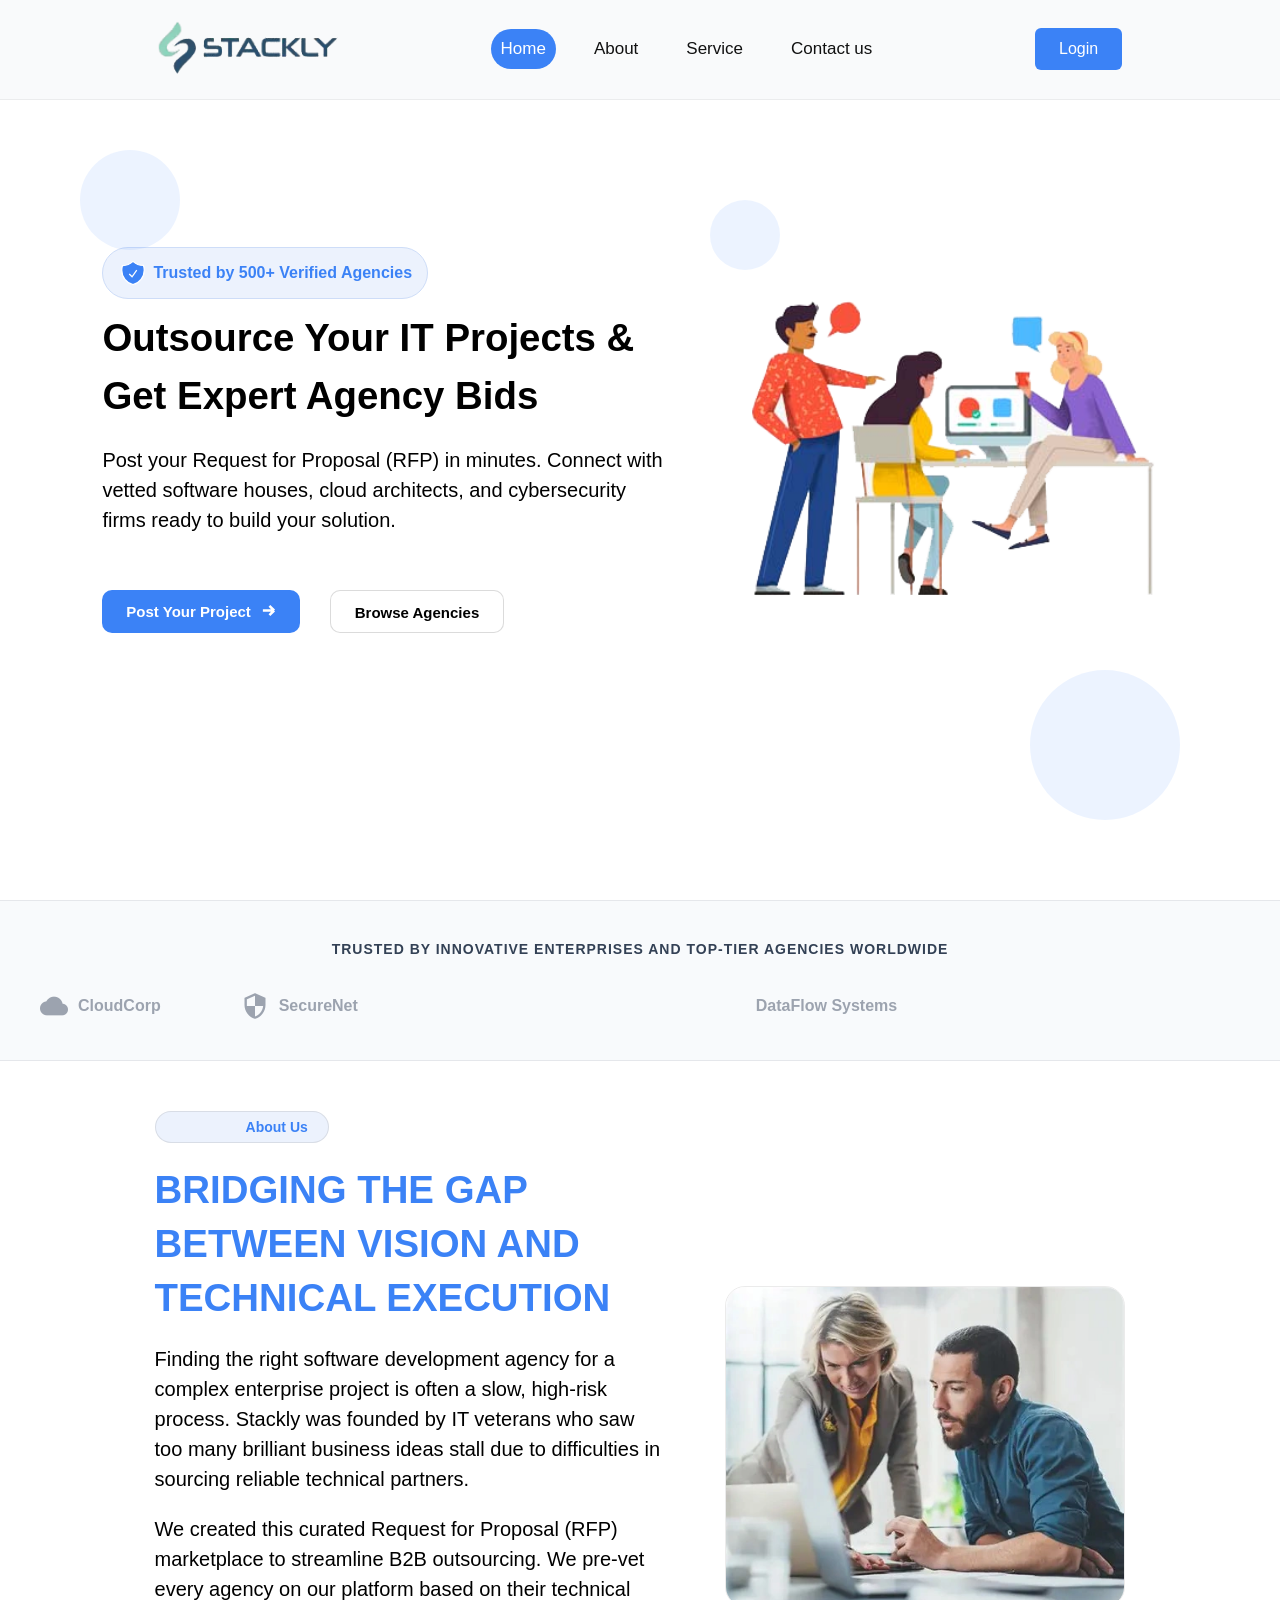
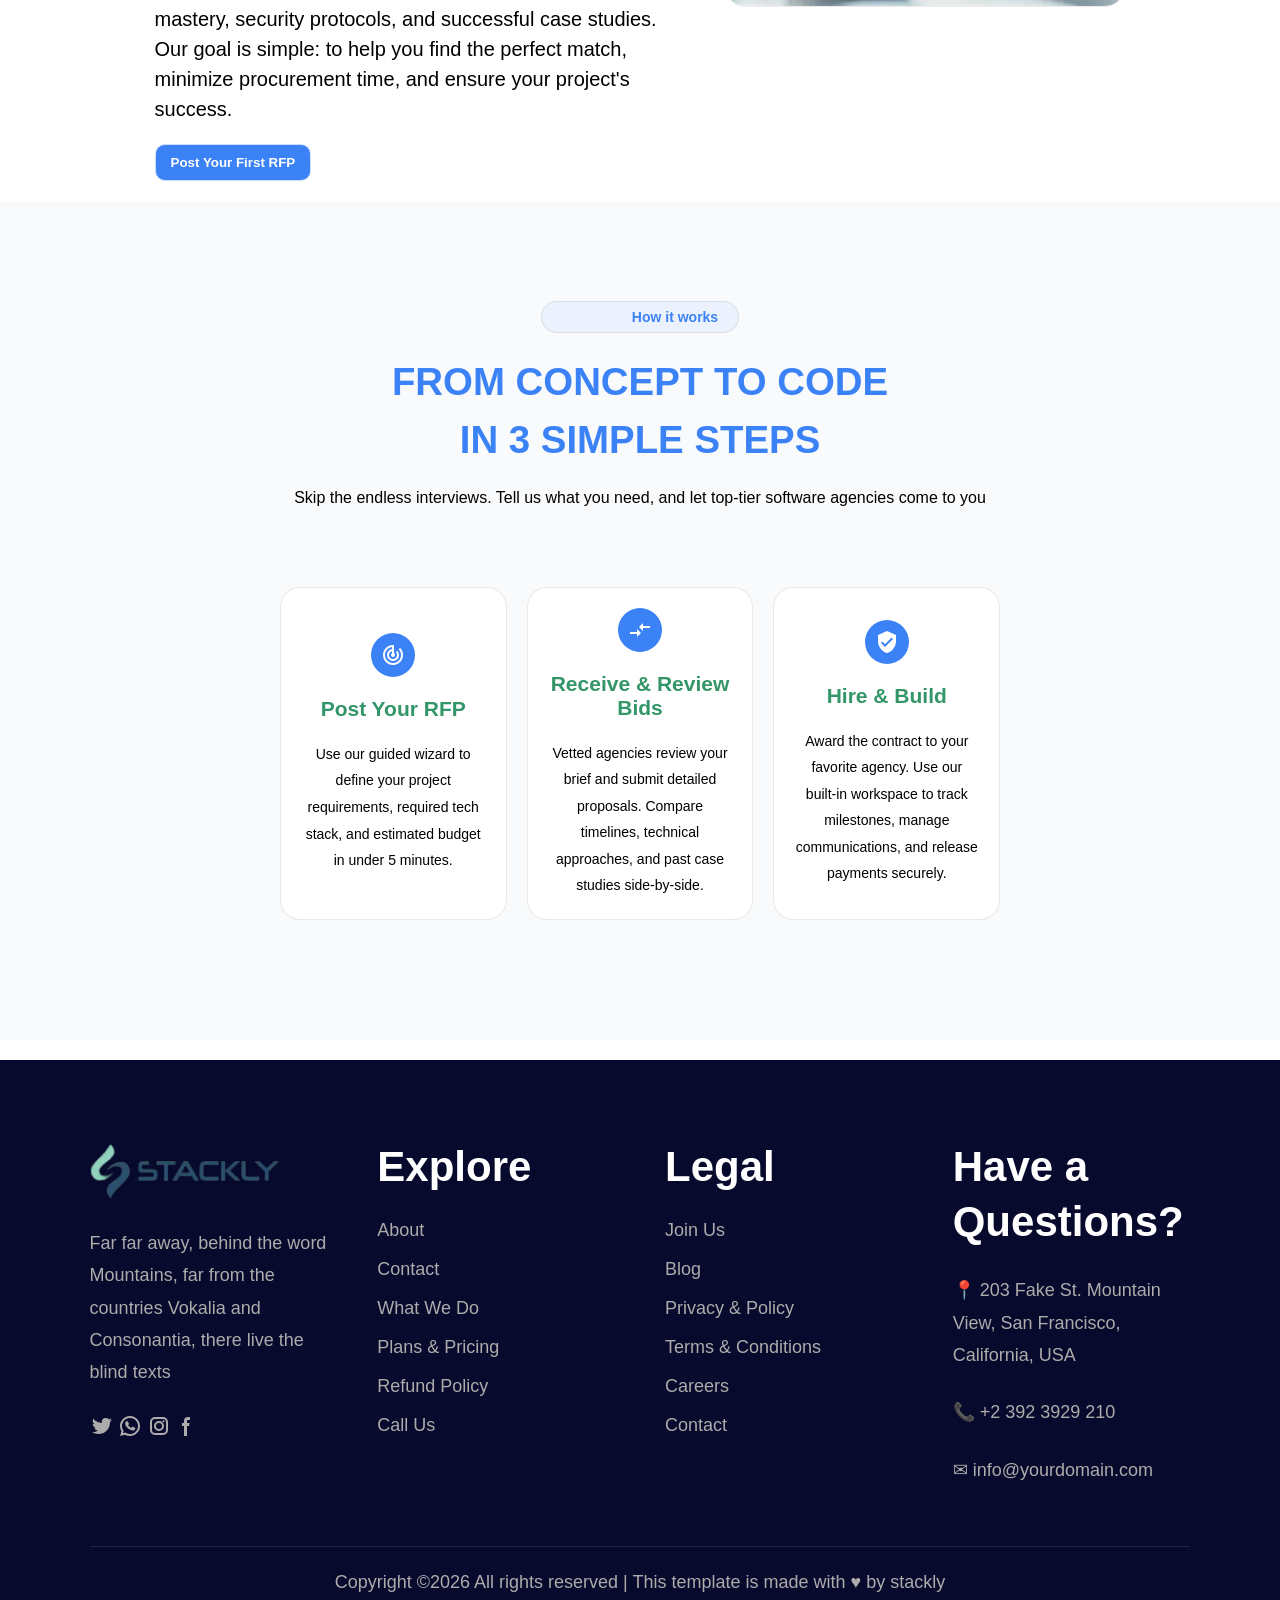
<file: index.html>
<!DOCTYPE html>
<html lang="en">

<head>
    <meta charset="UTF-8">
    <meta name="viewport" content="width=device-width, initial-scale=1.0">
    <title>Stackly IT Solutions</title>
    <link rel="stylesheet" href="style.css">
    <link rel="icon" href="src/icon.png">
    <link href="https://fonts.googleapis.com/icon?family=Material+Icons" rel="stylesheet">
</head>

<body>

    <!-- Navagation -->

    <nav id="Navigation">

        <a href="#home-page"><img src="src/logo.webp" alt="Company logo"></a>



        <div class="menu-toggle" onclick="toggleMenu()">
            ☰
        </div>

        <div class="menus">
             <a href="index.html" class="menu">Home</a>
            <a href="about.html" class="menu">About</a>
            <a href="project.html" class="menu">Service</a>
            <a href="contact.html" class="menu">Contact us</a>
        </div>

        <div class="loginbtn">
        
                <a href="login.html">Login</a>
    
        </div>

    </nav>

    <!-- Home Page -->

    <div id="home-page">


        <div class="home-text">

            <div class="button1">
                <svg xmlns="http://www.w3.org/2000/svg" fill="none" viewBox="0 0 24 24" strokeWidth={1.5}
                    stroke="currentColor" className="size-6">
                    <path strokeLinecap="round" strokeLinejoin="round"
                        d="M9 12.75 11.25 15 15 9.75m-3-7.036A11.959 11.959 0 0 1 3.598 6 11.99 11.99 0 0 0 3 9.749c0 5.592 3.824 10.29 9 11.623 5.176-1.332 9-6.03 9-11.622 0-1.31-.21-2.571-.598-3.751h-.152c-3.196 0-6.1-1.248-8.25-3.285Z" />
                </svg>

                <h4>Trusted by 500+ Verified Agencies</h4>
            </div>

            <h1>Outsource Your IT Projects & Get Expert Agency Bids</h1>
            <p>Post your Request for Proposal (RFP) in minutes. Connect with vetted software houses, cloud architects,
                and cybersecurity firms ready to build your solution.</p>

            <div class="buttons">
                <a href="404.html">
                    <button>Post Your Project

                        <svg xmlns="http://www.w3.org/2000/svg" fill="none" viewBox="0 0 24 24" strokeWidth={1.5}
                            stroke="currentColor" className="size-6">
                            <path strokeLinecap="round" strokeLinejoin="round"
                                d="M13.5 4.5 21 12m0 0-7.5 7.5M21 12H3" />
                        </svg>
                    </button>

                </a>


                <a href="404.html"><button>Browse Agencies</button></a>
            </div>
        </div>

        <div class="home-img">
            <img src="./src/homepng.png" alt="home page image">

        </div>

    </div>


    <div class="circle c1"></div>
    <div class="circle c2"></div>
    <div class="circle c3"></div>

    </div>

    <section class="marquee-section">
        <div class="marquee-header">
            <p>Trusted by innovative enterprises and top-tier agencies worldwide</p>
        </div>

        <div class="marquee-container" data-aos="fade-up">
            <div class="marquee-track">

                <div class="marquee-item">
                    <span class="material-icons">cloud</span> CloudCorp
                </div>
                <div class="marquee-item">
                    <span class="material-icons">security</span> SecureNet
                </div>
                <div class="marquee-item">
                    <span class="material-icons">data_object</span> DataFlow Systems
                </div>
                <div class="marquee-item">
                    <span class="material-icons">architecture</span> ArchTech
                </div>
                <div class="marquee-item">
                    <span class="material-icons">memory</span> LogicWorks
                </div>
                <div class="marquee-item">
                    <span class="material-icons">language</span> GlobalWeb
                </div>

                <div class="marquee-item">
                    <span class="material-icons">cloud</span> CloudCorp
                </div>
                <div class="marquee-item">
                    <span class="material-icons">security</span> SecureNet
                </div>
                <div class="marquee-item">
                    <span class="material-icons">data_object</span> DataFlow Systems
                </div>
                <div class="marquee-item">
                    <span class="material-icons">architecture</span> ArchTech
                </div>
                <div class="marquee-item">
                    <span class="material-icons">memory</span> LogicWorks
                </div>
                <div class="marquee-item">
                    <span class="material-icons">language</span> GlobalWeb
                </div>

                <div class="marquee-item">
                    <span class="material-icons">cloud</span> CloudCorp
                </div>
                <div class="marquee-item">
                    <span class="material-icons">security</span> SecureNet
                </div>
                <div class="marquee-item">
                    <span class="material-icons">data_object</span> DataFlow Systems
                </div>
                <div class="marquee-item">
                    <span class="material-icons">architecture</span> ArchTech
                </div>
                <div class="marquee-item">
                    <span class="material-icons">memory</span> LogicWorks
                </div>
                <div class="marquee-item">
                    <span class="material-icons">language</span> GlobalWeb
                </div>


            </div>
        </div>
    </section>

    <section id="about-us">

        <div class="part1">
            <div class="about-haeder"> <span class="material-icons">circle</span>About Us</div>

            <h1>
                Bridging the Gap Between Vision and Technical Execution
            </h1>

            <p>
                Finding the right software development agency for a complex enterprise project is often a slow,
                high-risk process. Stackly was founded by IT veterans who saw too many brilliant business ideas stall
                due to difficulties in sourcing reliable technical partners.
            </p>

            <p>
                We created this curated Request for Proposal (RFP) marketplace to streamline B2B outsourcing. We pre-vet
                every agency on our platform based on their technical mastery, security protocols, and successful case
                studies. Our goal is simple: to help you find the perfect match, minimize procurement time, and ensure
                your project's success.
            </p>

            <a href="404.html"><button>Post Your First RFP</button></a>
        </div>

        <div class="part2">
            <img src="./src/blog-img1.webp" alt="part2 image">
        </div>

    </section>



    <section class="works">

        <div>
            <div class="part2">
                <div class="about-haeder"> <span class="material-icons">circle</span>How it works</div>
                <h1>

                    <h1>
                        From Concept to code in 3 simple steps
                    </h1>

                    <p class="wrkp">Skip the endless interviews. Tell us what you need, and let top-tier software agencies come to
                        you</p>

            </div>

            <div class="subwork">

                <div>
                    <span class="material-icons">track_changes</span>
                  
                    <h4>Post  Your RFP</h4>
                    
                    <p>Use our guided wizard to define your project requirements, required tech stack, and estimated budget in under 5 minutes.</p>
                </div>


                <div>
                      <span class="material-icons">compare_arrows</span>
                    <h4>Receive & Review Bids</h4>             
                    <p>Vetted agencies review your brief and submit detailed proposals. Compare timelines, technical approaches, and past case studies side-by-side.</p>
                </div>


                <div>
                    <span class="material-icons">verified_user</span>
                    <h4>Hire & Build</h4>
                    <p>Award the contract to your favorite agency. Use our built-in workspace to track milestones, manage communications, and release payments securely.</p>
                </div>
            </div>

    </section>




  
  <!-- 
    <div id="about2">

        <div class="consult-image">
            <img src="src/services-img.webp" alt="Business Team">
        </div>

        <div class="consult-content">

            <h1>Consult us here in <br><span>ITSolution</span></h1>

            <p>Far far away, behind the word mountains, far from thecountries Vokalia and Consonantia</p>

            <div class="stats">

                <div class="box">
                    <h2>750</h2>
                    <p>Project Complete</p>
                </div>

                <div class="box">
                    <h2>568</h2>
                    <p>Happy Clients</p>
                </div>

                <div class="box">
                    <h2>478</h2>
                    <p>Business Partners</p>
                </div>

                <div class="box">
                    <h2>780</h2>
                    <p>IT Consultant</p>
                </div>

            </div>

        </div>

    </div>



    <div id="services-page">
        <h1>Our Exclusive <span>IT Solution</span> Services</h1>

        <div class="service-box">
            <div class="box2">
                <svg xmlns="http://www.w3.org/2000/svg" viewBox="0 0 640 640">
                    <path
                        d="M128 96C92.7 96 64 124.7 64 160L64 416C64 451.3 92.7 480 128 480L272 480L256 528L184 528C170.7 528 160 538.7 160 552C160 565.3 170.7 576 184 576L456 576C469.3 576 480 565.3 480 552C480 538.7 469.3 528 456 528L384 528L368 480L512 480C547.3 480 576 451.3 576 416L576 160C576 124.7 547.3 96 512 96L128 96zM160 160L480 160C497.7 160 512 174.3 512 192L512 352C512 369.7 497.7 384 480 384L160 384C142.3 384 128 369.7 128 352L128 192C128 174.3 142.3 160 160 160z" />
                </svg>
                <h2>Web Development</h2>
                <p>A small river named Duden Flows by their place and Suplies</p>
            </div>

            <div class="box2">
                <svg xmlns="http://www.w3.org/2000/svg" viewBox="0 0 640 640">
                    <path
                        d="M544 269.8C529.2 279.6 512.2 287.5 494.5 293.8C447.5 310.6 385.8 320 320 320C254.2 320 192.4 310.5 145.5 293.8C127.9 287.5 110.8 279.6 96 269.8L96 352C96 396.2 196.3 432 320 432C443.7 432 544 396.2 544 352L544 269.8zM544 192L544 144C544 99.8 443.7 64 320 64C196.3 64 96 99.8 96 144L96 192C96 236.2 196.3 272 320 272C443.7 272 544 236.2 544 192zM494.5 453.8C447.6 470.5 385.9 480 320 480C254.1 480 192.4 470.5 145.5 453.8C127.9 447.5 110.8 439.6 96 429.8L96 496C96 540.2 196.3 576 320 576C443.7 576 544 540.2 544 496L544 429.8C529.2 439.6 512.2 447.5 494.5 453.8z" />
                </svg>
                <h2>Database Analysis</h2>
                <p>A small river named Duden Flows by their place and Suplies</p>
            </div>

            <div class="box2">
                <svg xmlns="http://www.w3.org/2000/svg" viewBox="0 0 640 640">
                    <path
                        d="M128 64C92.7 64 64 92.7 64 128L64 512C64 547.3 92.7 576 128 576L329.2 576C316.7 561.3 306 545.2 297.4 528L207.9 528L207.9 448C207.9 430.3 222.2 416 239.9 416L271.9 416L271.9 389.3C271.9 371.2 278 354.1 288.5 340.5C288.1 339.1 287.9 337.6 287.9 336L287.9 304C287.9 295.2 295.1 288 303.9 288L335.9 288C344.7 288 351.9 295.2 351.9 304L351.9 305L438.6 276.1C441.7 275.1 444.8 274.3 447.9 273.6L448 128C448 92.7 419.3 64 384 64L128 64zM160 176C160 167.2 167.2 160 176 160L208 160C216.8 160 224 167.2 224 176L224 208C224 216.8 216.8 224 208 224L176 224C167.2 224 160 216.8 160 208L160 176zM304 160L336 160C344.8 160 352 167.2 352 176L352 208C352 216.8 344.8 224 336 224L304 224C295.2 224 288 216.8 288 208L288 176C288 167.2 295.2 160 304 160zM160 304C160 295.2 167.2 288 176 288L208 288C216.8 288 224 295.2 224 304L224 336C224 344.8 216.8 352 208 352L176 352C167.2 352 160 344.8 160 336L160 304zM477.3 552.5L464 558.8L464 370.7L560 402.7L560 422.3C560 478.1 527.8 528.8 477.3 552.6zM453.9 323.5L341.9 360.8C328.8 365.2 320 377.4 320 391.2L320 422.3C320 496.7 363 564.4 430.2 596L448.7 604.7C453.5 606.9 458.7 608.1 463.9 608.1C469.1 608.1 474.4 606.9 479.1 604.7L497.6 596C565 564.3 608 496.6 608 422.2L608 391.1C608 377.3 599.2 365.1 586.1 360.7L474.1 323.4C467.5 321.2 460.4 321.2 453.9 323.4z" />
                </svg>
                <h2>Server Security</h2>
                <p>A small river named Duden Flows by their place and Suplies</p>
            </div>

            <div class="box2">
                <svg xmlns="http://www.w3.org/2000/svg" viewBox="0 0 640 640">
                    <path
                        d="M142 159.8C142 106.9 184.9 64 237.8 64L402.2 64C455.1 64 498 106.9 498 159.8C498 193.3 480.8 222.8 454.8 239.9C480.8 257 498 286.5 498 320C498 372.9 455.1 415.8 402.2 415.8L400.1 415.8C375.3 415.8 352.7 406.4 335.7 390.9L335.7 479.2C335.7 532.8 291.7 576 238.3 576C185.5 576 142 533.2 142 480.2C142 446.7 159.2 417.2 185.2 400.1C159.2 383 142 353.5 142 320C142 286.5 159.2 257 185.2 239.9C159.2 222.8 142 193.3 142 159.8zM304.3 255.6L237.8 255.6C202.2 255.6 173.4 284.4 173.4 320C173.4 355.4 202 384.2 237.4 384.4L304.3 384.4L304.3 255.6zM335.7 320C335.7 355.6 364.5 384.4 400.1 384.4L402.2 384.4C437.8 384.4 466.6 355.6 466.6 320C466.6 284.4 437.8 255.6 402.2 255.6L400.1 255.6C364.5 255.6 335.7 284.4 335.7 320zM237.8 415.8L237.4 415.8C202 416 173.4 444.8 173.4 480.2C173.4 515.6 202.6 544.6 238.3 544.6C274.6 544.6 304.3 515.2 304.3 479.1L304.3 415.7L237.8 415.7zM237.8 95.4C202.2 95.4 173.4 124.2 173.4 159.8C173.4 195.4 202.2 224.2 237.8 224.2L304.3 224.2L304.3 95.4L237.8 95.4zM335.7 224.2L402.2 224.2C437.8 224.2 466.6 195.4 466.6 159.8C466.6 124.2 437.8 95.4 402.2 95.4L335.7 95.4L335.7 224.2z" />
                </svg>
                <h2>UX/UI Startegy</h2>
                <p>A small river named Duden Flows by their place and Suplies</p>
            </div>

            <div class="box2">
                <svg xmlns="http://www.w3.org/2000/svg"
                    viewBox="0 0 640 640">
                        d="M566.3 223.7L332.3 67.7C324.3 62.8 315.8 62.7 307.7 67.7L73.7 223.7C67.7 227.7 64 234.8 64 242L64 398C64 405.1 67.7 412.3 73.7 416.3L307.7 572.3C315.7 577.2 324.2 577.3 332.3 572.3L566.3 416.3C572.3 412.3 576 405.2 576 398L576 242C576 234.9 572.3 227.7 566.3 223.7zM342 127.1L514.3 242L437.4 293.4L342 229.7L342 127.1zM298 127.1L298 229.7L202.6 293.4L125.7 242L298 127.1zM108 283.1L163.1 320L108 356.8L108 283.1zM298 512.8L125.7 398L202.6 346.6L298 410.3L298 512.8zM320 372L242.3 320L320 268L397.7 320L320 372zM342 512.9L342 410.3L437.4 346.6L514.3 398L342 512.9zM532 356.9L476.9 320L532 283.1L532 356.8z" />
                </svg>
                <h2>App Development</h2>
                <p>A small river named Duden Flows by their place and Suplies</p>
            </div>

            <div class="box2">
                <svg xmlns="http://www.w3.org/2000/svg"
                    viewBox="0 0 640 640">
                    <path
                        d="M112 256C112 167.6 183.6 96 272 96C319.1 96 361.4 116.4 390.7 148.7C401.3 145.6 412.5 144 424 144C490.3 144 544 197.7 544 264C544 277.2 541.9 289.9 537.9 301.8C579.5 322.9 608 366.1 608 416C608 486.7 550.7 544 480 544L176 544C96.5 544 32 479.5 32 400C32 343.2 64.9 294.1 112.7 270.6C112.3 265.8 112 260.9 112 256zM272 144C210.1 144 160 194.1 160 256C160 264.4 160.9 272.6 162.7 280.5C165.4 292.6 158.4 304.8 146.6 308.6C107.9 321 80 357.3 80 400C80 453 123 496 176 496L480 496C524.2 496 560 460.2 560 416C560 378.6 534.3 347.1 499.5 338.4C492 336.5 485.9 331.2 483 324.1C480.1 317 480.9 308.9 485 302.4C492 291.3 496 278.2 496 264.1C496 224.3 463.8 192.1 424 192.1C412.9 192.1 402.5 194.6 393.2 199C382.7 204 370.1 200.7 363.4 191.2C343.1 162.6 309.7 144.1 272.1 144.1z" />
                </svg>
                <h2>Cloud Computing</h2>
                <p>A small river named Duden Flows by their place and Suplies</p>
            </div>

            <div class="box2">
                <svg xmlns="http://www.w3.org/2000/svg"
                    viewBox="0 0 640 640">                    <path
                        d="M546.1 96L92.7 96C69.8 96 64 101.9 64 124.9L64 515.1C64 538.4 69.8 544 92.7 544L546.1 544C570.5 544 576 538.8 576 514.3L576 126.2C576 101.6 570.6 96 546.1 96zM242.4 284.3C214.9 264.1 170.3 275.6 158.2 307.7C153.9 318.8 148.9 317.2 140.7 316C131 314.5 123.5 312.8 118.2 310.5C89.4 299.1 126.8 255.2 143.1 246.2C184.2 224.8 226.5 224 268.4 241.4C309.3 258.2 302.9 300.6 302.9 369.9C305.6 395.7 298.6 428.2 312.2 458.7C314.1 463.1 312.6 466.6 309.5 469.4C301.1 476.1 270.2 471.6 262.9 462C261 459.8 261.1 458.4 259 455.8C255.4 451.9 251.7 453.6 247.1 456.8C189.7 493.2 106.8 478.2 100.1 413.5C97 384.2 112.5 356.4 139.7 342.5C177.9 323 251.9 330.7 253.7 311.6C254.8 301.4 251.8 291.5 242.4 284.3zM529.1 506.3C529.1 521.4 518 516.2 511.3 516.2L116.4 516.2C109 516.2 98.2 521 98.6 505.5C99 491.6 109.1 496.4 115.7 496.4C248 496 380.2 496 512.5 496.4C519.3 496.4 529.1 492 529.1 506.3zM532.9 165.8L532.9 456.8C532.9 462.5 532.2 470.7 524.8 470.7C512.4 470.3 497.3 477.8 488.7 465.1C482.9 456.4 480.9 461.1 476.3 463.9C422.9 493.6 348.2 471 331.9 378.7C325.8 345.3 331.2 311.6 347.6 278.7C359.4 254.8 404.5 202.6 483.7 248.2L483.7 177.2C483.7 151 483.6 151 509.7 151C512.8 151 516.3 151.4 519.4 151C529.5 150.2 533 155.4 533 165.3C532.9 165.5 532.9 165.6 532.9 165.8zM481.4 398.1C461.9 445.7 408.5 441.4 391.4 403.3C376.3 370 375.9 335.1 391.8 301.8C408.1 267.7 451.5 266.1 473.3 297C493.9 325.8 488.2 381.6 481.4 398.1zM186.6 433.4C179.1 432.1 153.6 430.1 152.9 405.6C152.5 391.7 160.7 382.6 172.7 379.8C197.1 373.9 222 369.9 246.4 365.1C255.3 363.1 253.8 369.5 254.2 374.6C255.6 407.6 228.1 433.8 186.6 433.4z" />
                </svg>
                <h2>Digital Marketing</h2>
                <p>A small river named Duden Flows by their place and Suplies</p>
            </div>

            <div class="box2">
                <svg xmlns="http://www.w3.org/2000/svg"
                    viewBox="0 0 640 640">                    <path
                        d="M96 96L96 544L544 544L544 96L96 96zM412.5 421.2L320 509.9L227.5 421.2L292 237.2L227.5 150.6L412.4 150.6L348 237.2L412.5 421.2z" />
                </svg>
                <h2>IT Support</h2>
                <p>A small river named Duden Flows by their place and Suplies</p>
            </div>

        </div>
    </div>


    <div id="blog">

        <h1 class="blog-head">Recent <span>Blog</span> </h1>

        <div class="blog-boxes">

            <div class="box3">
                <img src="src/blog-img1.webp" alt="blog img">
                <h3>Planing for a Safe Return to the Worlplace IT solutions</h3>
                <p>Lorem ipsum dolor sit amet consectetur adipisicing elit. Omnis eos rerum repellat fugit, asperiores
                    ratione delectus provident placeat consequuntur soluta.</p>
                <button onclick="openPage()">Read More</button>
            </div>

            <div class="box3">
                <img src="src/blog-img2.webp" alt="blog img">
                <h3>Planing for a Safe Return to the Worlplace IT solutions</h3>
                <p>Lorem ipsum dolor sit amet consectetur adipisicing elit. Omnis eos rerum repellat fugit, asperiores
                    ratione delectus provident placeat consequuntur soluta.</p>
                <button onclick="openPage()">Read More</button>
            </div>

            <div class="box3">
                <img src="src/blog-img3.webp" alt="blog img">
                <h3>Planing for a Safe Return to the Worlplace IT solutions</h3>
                <p>Lorem ipsum dolor sit amet consectetur adipisicing elit. Omnis eos rerum repellat fugit, asperiores
                    ratione delectus provident placeat consequuntur soluta.</p>
                <button onclick="openPage()">Read More</button>
            </div>

        </div>
    </div>


    <div id="contact">


        <div class="box5">
            <h1> <span>Contact</span> us</h1>

            <form>
                <input type="text" placeholder="Enter Your Name" class="form1">

                <input type="email" placeholder="Enter Your Email" class="form2">

                <select name="language" id="select-language" required>
                    <option value="" disabled selected>Select Services</option>
                    <option value="Web Development">Web Development</option>
                    <option value="Database Analyst">Database Analyst</option>
                    <option value="Server Security"> Server Security</option>
                    <option value="UI/UX Strategy">UI/UX Strategy</option>
                    <option value="branding">Branding</option>
                    <option value="Application">Application</option>

                </select>


                <textarea name="feedback" placeholder="Enter Your Feedback" class="form4"></textarea>


                <button type="button" class="conbutton">Send Message</button>
            </form>
        </div>
    </div> -->


    <footer id="footer">

        <div class="footer-container">


            <div class="sec1">
                <img src="src/logo.webp" alt="logo">

                <p class="sec1p">Far far away, behind the word
                    Mountains, far from the countries Vokalia and Consonantia,
                    there live the blind texts
                </p>

                <div class="icons">
                    <a href="404.html" class="footilink">

                        <svg class="fsvg" aria-hidden="true" xmlns="http://www.w3.org/2000/svg" width="24" height="24"
                            fill="currentColor" viewBox="0 0 24 24">
                            <path fill-rule="evenodd"
                                d="M22 5.892a8.178 8.178 0 0 1-2.355.635 4.074 4.074 0 0 0 1.8-2.235 8.343 8.343 0 0 1-2.605.981A4.13 4.13 0 0 0 15.85 4a4.068 4.068 0 0 0-4.1 4.038c0 .31.035.618.105.919A11.705 11.705 0 0 1 3.4 4.734a4.006 4.006 0 0 0 1.268 5.392 4.165 4.165 0 0 1-1.859-.5v.05A4.057 4.057 0 0 0 6.1 13.635a4.192 4.192 0 0 1-1.856.07 4.108 4.108 0 0 0 3.831 2.807A8.36 8.36 0 0 1 2 18.184 11.732 11.732 0 0 0 8.291 20 11.502 11.502 0 0 0 19.964 8.5c0-.177 0-.349-.012-.523A8.143 8.143 0 0 0 22 5.892Z"
                                clip-rule="evenodd" />
                        </svg>


                        <svg class="fsvg" aria-hidden="true" xmlns="http://www.w3.org/2000/svg" width="24" height="24"
                            fill="none" viewBox="0 0 24 24">
                            <path fill="currentColor" fill-rule="evenodd"
                                d="M12 4a8 8 0 0 0-6.895 12.06l.569.718-.697 2.359 2.32-.648.379.243A8 8 0 1 0 12 4ZM2 12C2 6.477 6.477 2 12 2s10 4.477 10 10-4.477 10-10 10a9.96 9.96 0 0 1-5.016-1.347l-4.948 1.382 1.426-4.829-.006-.007-.033-.055A9.958 9.958 0 0 1 2 12Z"
                                clip-rule="evenodd" />
                            <path fill="currentColor"
                                d="M16.735 13.492c-.038-.018-1.497-.736-1.756-.83a1.008 1.008 0 0 0-.34-.075c-.196 0-.362.098-.49.291-.146.217-.587.732-.723.886-.018.02-.042.045-.057.045-.013 0-.239-.093-.307-.123-1.564-.68-2.751-2.313-2.914-2.589-.023-.04-.024-.057-.024-.057.005-.021.058-.074.085-.101.08-.079.166-.182.249-.283l.117-.14c.121-.14.175-.25.237-.375l.033-.066a.68.68 0 0 0-.02-.64c-.034-.069-.65-1.555-.715-1.711-.158-.377-.366-.552-.655-.552-.027 0 0 0-.112.005-.137.005-.883.104-1.213.311-.35.22-.94.924-.94 2.16 0 1.112.705 2.162 1.008 2.561l.041.06c1.161 1.695 2.608 2.951 4.074 3.537 1.412.564 2.081.63 2.461.63.16 0 .288-.013.4-.024l.072-.007c.488-.043 1.56-.599 1.804-1.276.192-.534.243-1.117.115-1.329-.088-.144-.239-.216-.43-.308Z" />
                        </svg>

                        <svg class="fsvg" aria-hidden="true" xmlns="http://www.w3.org/2000/svg" width="24" height="24"
                            fill="none" viewBox="0 0 24 24">
                            <path fill="currentColor" fill-rule="evenodd"
                                d="M3 8a5 5 0 0 1 5-5h8a5 5 0 0 1 5 5v8a5 5 0 0 1-5 5H8a5 5 0 0 1-5-5V8Zm5-3a3 3 0 0 0-3 3v8a3 3 0 0 0 3 3h8a3 3 0 0 0 3-3V8a3 3 0 0 0-3-3H8Zm7.597 2.214a1 1 0 0 1 1-1h.01a1 1 0 1 1 0 2h-.01a1 1 0 0 1-1-1ZM12 9a3 3 0 1 0 0 6 3 3 0 0 0 0-6Zm-5 3a5 5 0 1 1 10 0 5 5 0 0 1-10 0Z"
                                clip-rule="evenodd" />
                        </svg>

                        <svg class="fsvg" aria-hidden="true" xmlns="http://www.w3.org/2000/svg" width="24" height="24"
                            fill="currentColor" viewBox="0 0 24 24">
                            <path fill-rule="evenodd"
                                d="M13.135 6H15V3h-1.865a4.147 4.147 0 0 0-4.142 4.142V9H7v3h2v9.938h3V12h2.021l.592-3H12V6.591A.6.6 0 0 1 12.592 6h.543Z"
                                clip-rule="evenodd" />
                        </svg>

                    </a>

                </div>

            </div>

            <div class="sec1">
                <h2>Explore</h2>
                <ul>
                    <li><a href="#">About</a></li>
                    <li><a href="#">Contact</a></li>
                    <li><a href="#">What We Do</a></li>
                    <li><a href="#">Plans & Pricing</a></li>
                    <li><a href="#">Refund Policy</a></li>
                    <li><a href="#">Call Us</a></li>
                </ul>
            </div>

            <div class="sec1">
                <h2>Legal</h2>
                <ul>
                    <li><a href="#">Join Us</a></li>
                    <li><a href="#">Blog</a></li>
                    <li><a href="#">Privacy & Policy</a></li>
                    <li><a href="#">Terms & Conditions</a></li>
                    <li><a href="#">Careers</a></li>
                    <li><a href="#">Contact</a></li>
                </ul>
            </div>

            <div class="sec1">
                <h2>Have a Questions?</h2>

                <div class="contact-item">
                    📍 203 Fake St. Mountain View, San Francisco, California, USA
                </div>

                <div class="contact-item">
                    📞 +2 392 3929 210
                </div>

                <div class="contact-item">
                    ✉ info@yourdomain.com
                </div>
            </div>

        </div>


        <div class="bottom-text">
            Copyright ©2026 All rights reserved | This template is made with ♥ by stackly
        </div>



    </footer>




    <script src="script.js"></script>
</body>

</html>
</file>
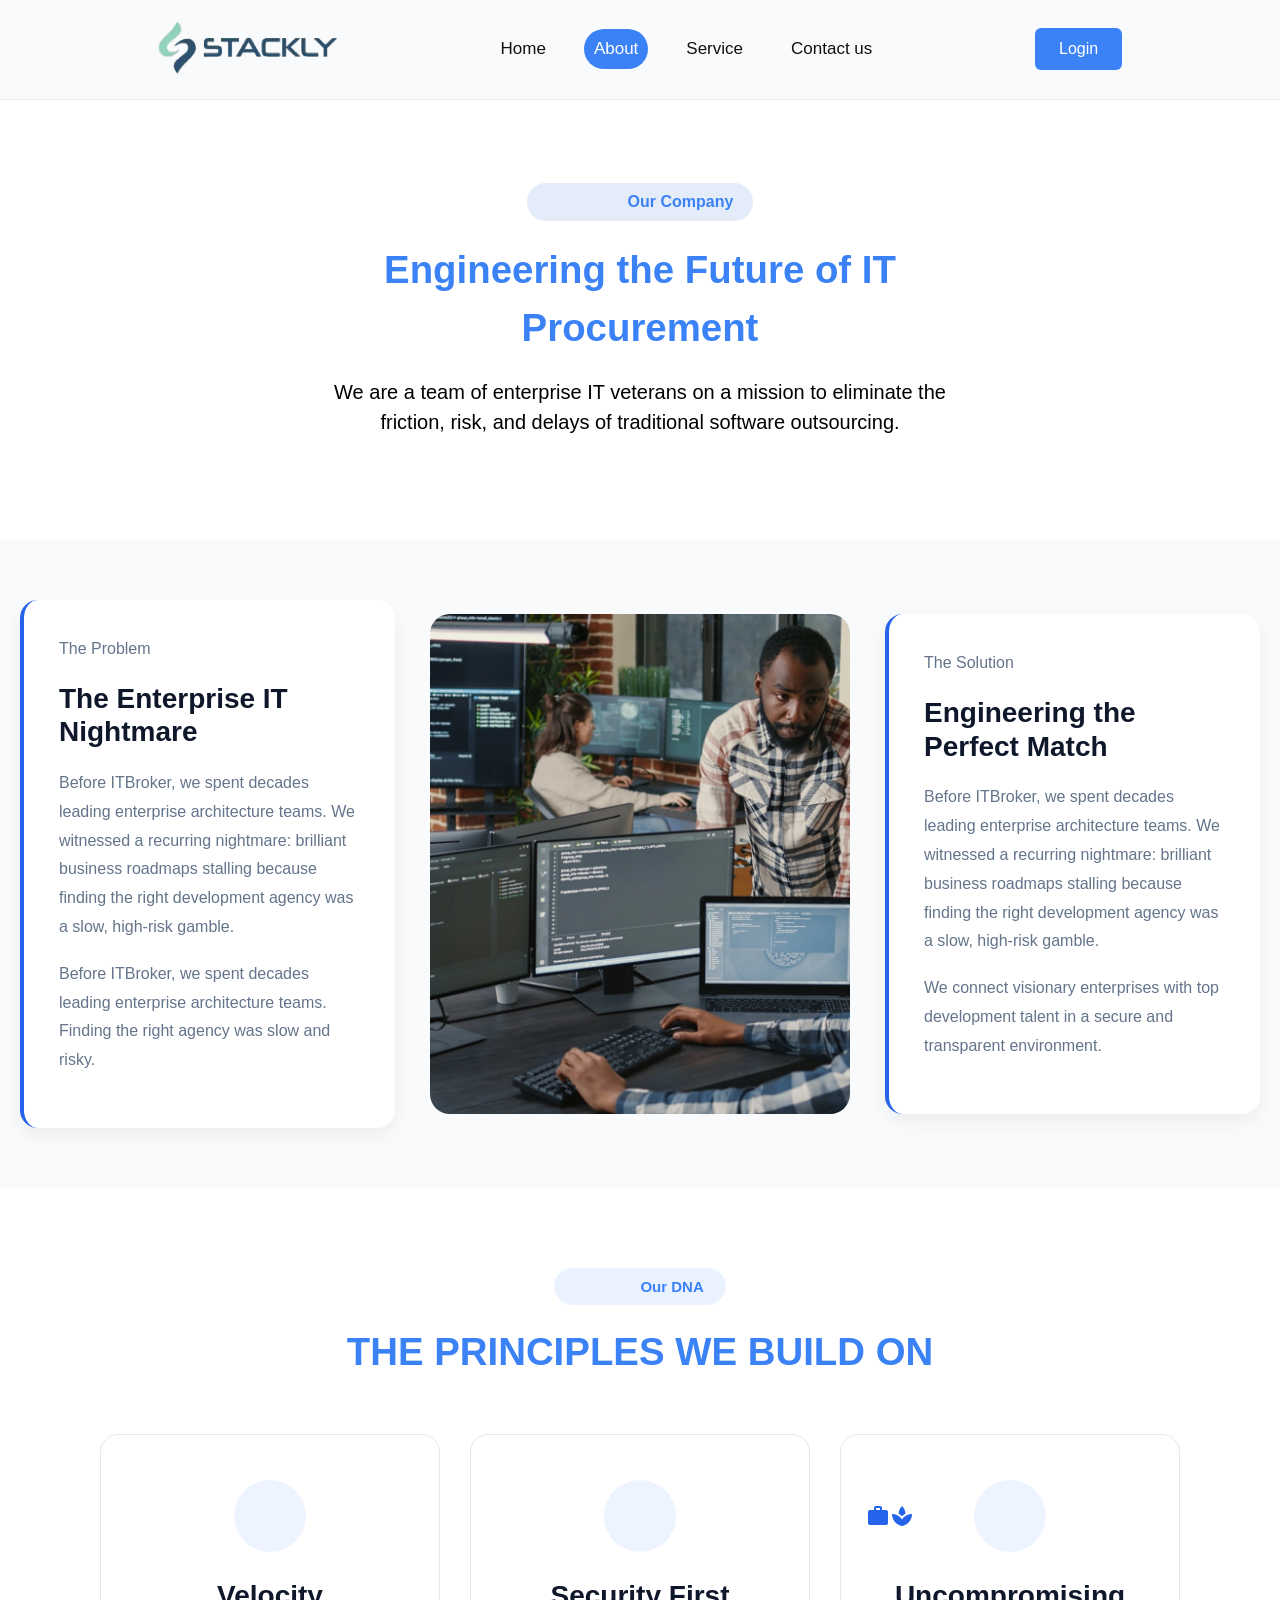
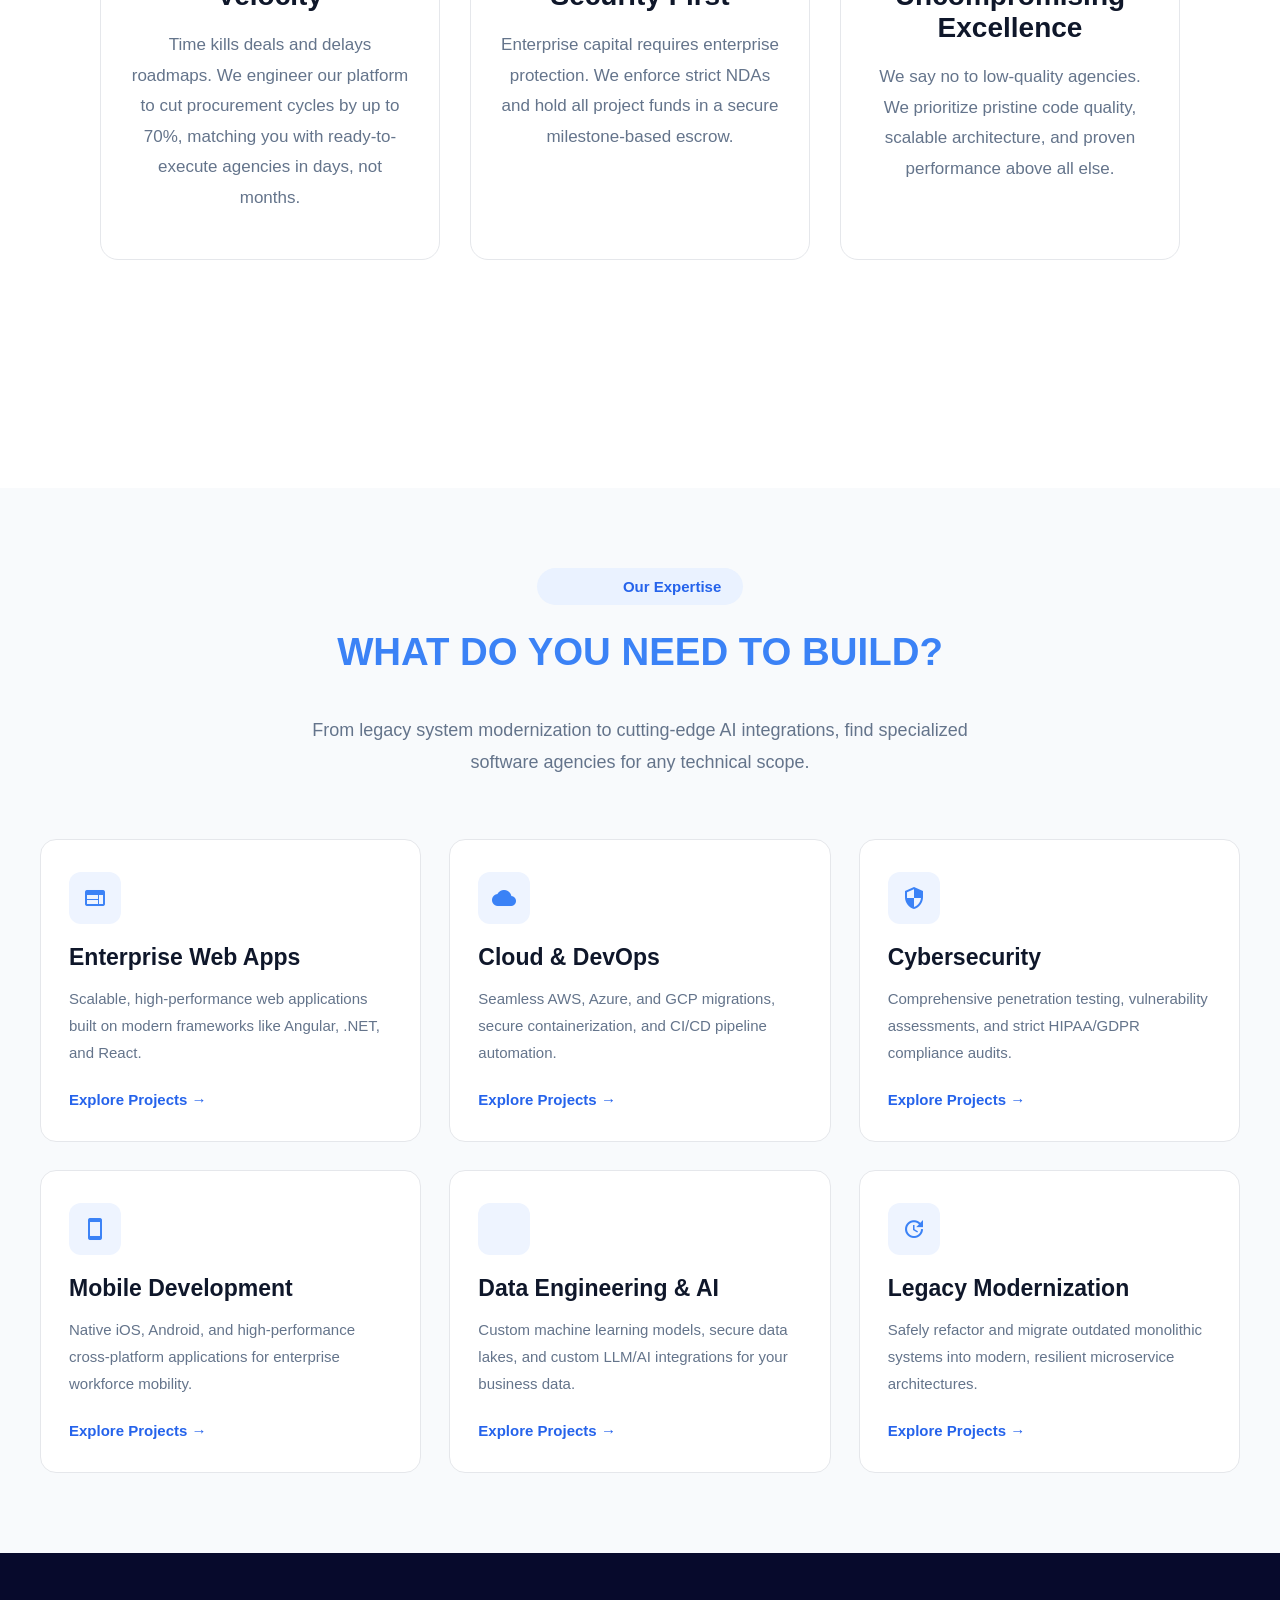
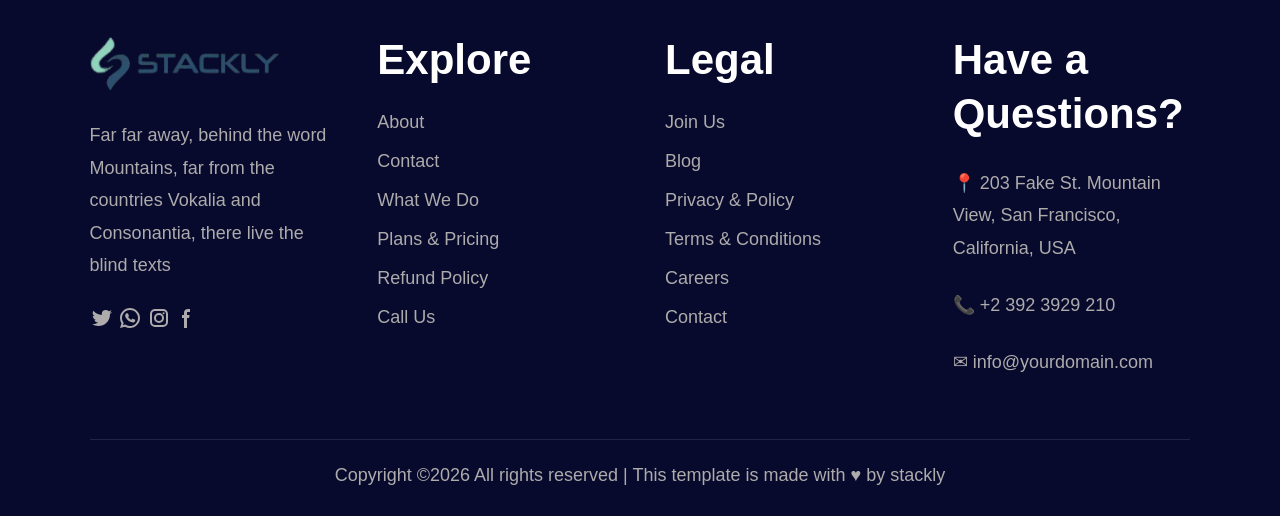
<file: about.html>
<!DOCTYPE html>
<html lang="en">

<head>
    <meta charset="UTF-8">
    <meta name="viewport" content="width=device-width, initial-scale=1.0">
    <title>It solution About-page</title>

    <link rel="stylesheet" href="style.css">
    <link rel="stylesheet" href="about.css">
    <link href="https://fonts.googleapis.com/icon?family=Material+Icons" rel="stylesheet">
</head>
</head>

<body>


    <nav id="Navigation">

        <a href="#home-page"><img src="src/logo.webp" alt="Company logo"></a>



        <div class="menu-toggle" onclick="toggleMenu()">
            ☰
        </div>

        <div class="menus">
              <a href="index.html" class="menu">Home</a>
            <a href="about.html" class="menu">About</a>
            <a href="project.html" class="menu">Service</a>
            <a href="contact.html" class="menu">Contact us</a>
        </div>

        <div class="loginbtn">
            <a href="login.html">Login</a>
        </div>

    </nav>

    <section class="about-page">

        <h4><span class="material-icons">circle</span>Our Company</h4>

        <h1>Engineering the Future of IT Procurement</h1>

        <p>We are a team of enterprise IT veterans on a mission to eliminate the friction, risk, and delays of
            traditional software outsourcing.</p>

    </section>

   <section class="story-section">

    <div class="story-wrap">
        <div class="info-box">
        <p class="tag">The Problem</p>
        <h2>The Enterprise IT Nightmare</h2>
        <p>
            Before ITBroker, we spent decades leading enterprise 
            architecture teams. We witnessed a recurring nightmare:
             brilliant business roadmaps stalling because finding the 
             right development agency was a slow, high-risk gamble.
        </p>

         <p>
            Before ITBroker, we spent decades leading enterprise architecture teams.
            Finding the right agency was slow and risky.
        </p>
    </div>

    <div class="image-box">
       
      
         <img src="./src/aboutpage-bg.webp" class="slide active">
       
    </div>

    <div class="info-box">
        <p class="tag">The Solution</p>
        <h2>Engineering the Perfect Match</h2>
        <p>
            Before ITBroker, we spent decades leading enterprise 
            architecture teams. We witnessed a recurring nightmare:
             brilliant business roadmaps stalling because finding the 
             right development agency was a slow, high-risk gamble.
        </p>

         <p>
            We connect visionary enterprises with top development talent
            in a secure and transparent environment.
        </p>
    </div>
    </div>

</section>


    <section class="dna-section">

    <h4><span class="material-icons">circle</span> Our DNA</h4>

    <h1>THE PRINCIPLES WE BUILD ON</h1>

    <div class="dna-cards">

        <div class="card">
            <div class="icon"><span class="material-icons">bolt</span></div>
            <h2>Velocity</h2>
            <p>
                Time kills deals and delays roadmaps.
                We engineer our platform to cut
                procurement cycles by up to 70%,
                matching you with ready-to-execute
                agencies in days, not months.
            </p>
        </div>

        <div class="card">
            <div class="icon"><span class="material-icons">shield</span></div>
            <h2>Security First</h2>
            <p>
                Enterprise capital requires enterprise
                protection. We enforce strict NDAs and
                hold all project funds in a secure
                milestone-based escrow.
            </p>
        </div>

        <div class="card">
            <div class="icon"><span class="material-icons">workspace_premium</span></div>
            <h2>Uncompromising Excellence</h2>
            <p>
                We say no to low-quality agencies.
                We prioritize pristine code quality,
                scalable architecture, and proven
                performance above all else.
            </p>
        </div>

    </div>

</section>

 <section class="expertise-section">

    <h4><span class="material-icons">circle</span> Our Expertise</h4>
    <h1>WHAT DO YOU NEED TO BUILD?</h1>
    <p class="sub-text">
        From legacy system modernization to cutting-edge AI integrations,
        find specialized software agencies for any technical scope.
    </p>

    <div class="expertise-grid">

        <div class="box">
            <div class="iconb"><span class="material-icons">web</span></div>
            <h2>Enterprise Web Apps</h2>
            <p>Scalable, high-performance web applications built on modern frameworks like Angular, .NET, and React.</p>
            <a href="404.html">Explore Projects →</a>
        </div>

        <div class="box">
            <div class="iconb"><span class="material-icons">cloud</span></div>
            <h2>Cloud & DevOps</h2>
            <p>Seamless AWS, Azure, and GCP migrations, secure containerization, and CI/CD pipeline automation.</p>
            <a href="404.html">Explore Projects →</a>
        </div>

        <div class="box">
            <div class="iconb"><span class="material-icons">security</span></div>
            <h2>Cybersecurity</h2>
            <p>Comprehensive penetration testing, vulnerability assessments, and strict HIPAA/GDPR compliance audits.</p>
            <a href="404.html">Explore Projects →</a>
        </div>

        <div class="box">
            <div class="iconb"><span class="material-icons">smartphone</span></div>
            <h2>Mobile Development</h2>
            <p>Native iOS, Android, and high-performance cross-platform applications for enterprise workforce mobility.</p>
            <a href="404.html">Explore Projects →</a>
        </div>

        <div class="box">
            <div class="iconb"><span class="material-icons">psychology</span></div>
            <h2>Data Engineering & AI</h2>
            <p>Custom machine learning models, secure data lakes, and custom LLM/AI integrations for your business data.</p>
            <a href="404.html">Explore Projects →</a>
        </div>

        <div class="box">
            <div class="iconb"><span class="material-icons">update</span></div>
            <h2>Legacy Modernization</h2>
            <p>Safely refactor and migrate outdated monolithic systems into modern, resilient microservice architectures.</p>
            <a href="404.html">Explore Projects →</a>
        </div>

    </div>

</section>


<footer id="footer">

        <div class="footer-container">


            <div class="sec1">
                <img src="src/logo.webp" alt="logo">

                <p class="sec1p">Far far away, behind the word
                    Mountains, far from the countries Vokalia and Consonantia,
                    there live the blind texts
                </p>

                <div class="icons">
                    <a href="404.html" class="footilink">

                        <svg class="fsvg" aria-hidden="true" xmlns="http://www.w3.org/2000/svg" width="24" height="24"
                            fill="currentColor" viewBox="0 0 24 24">
                            <path fill-rule="evenodd"
                                d="M22 5.892a8.178 8.178 0 0 1-2.355.635 4.074 4.074 0 0 0 1.8-2.235 8.343 8.343 0 0 1-2.605.981A4.13 4.13 0 0 0 15.85 4a4.068 4.068 0 0 0-4.1 4.038c0 .31.035.618.105.919A11.705 11.705 0 0 1 3.4 4.734a4.006 4.006 0 0 0 1.268 5.392 4.165 4.165 0 0 1-1.859-.5v.05A4.057 4.057 0 0 0 6.1 13.635a4.192 4.192 0 0 1-1.856.07 4.108 4.108 0 0 0 3.831 2.807A8.36 8.36 0 0 1 2 18.184 11.732 11.732 0 0 0 8.291 20 11.502 11.502 0 0 0 19.964 8.5c0-.177 0-.349-.012-.523A8.143 8.143 0 0 0 22 5.892Z"
                                clip-rule="evenodd" />
                        </svg>


                        <svg class="fsvg" aria-hidden="true" xmlns="http://www.w3.org/2000/svg" width="24" height="24"
                            fill="none" viewBox="0 0 24 24">
                            <path fill="currentColor" fill-rule="evenodd"
                                d="M12 4a8 8 0 0 0-6.895 12.06l.569.718-.697 2.359 2.32-.648.379.243A8 8 0 1 0 12 4ZM2 12C2 6.477 6.477 2 12 2s10 4.477 10 10-4.477 10-10 10a9.96 9.96 0 0 1-5.016-1.347l-4.948 1.382 1.426-4.829-.006-.007-.033-.055A9.958 9.958 0 0 1 2 12Z"
                                clip-rule="evenodd" />
                            <path fill="currentColor"
                                d="M16.735 13.492c-.038-.018-1.497-.736-1.756-.83a1.008 1.008 0 0 0-.34-.075c-.196 0-.362.098-.49.291-.146.217-.587.732-.723.886-.018.02-.042.045-.057.045-.013 0-.239-.093-.307-.123-1.564-.68-2.751-2.313-2.914-2.589-.023-.04-.024-.057-.024-.057.005-.021.058-.074.085-.101.08-.079.166-.182.249-.283l.117-.14c.121-.14.175-.25.237-.375l.033-.066a.68.68 0 0 0-.02-.64c-.034-.069-.65-1.555-.715-1.711-.158-.377-.366-.552-.655-.552-.027 0 0 0-.112.005-.137.005-.883.104-1.213.311-.35.22-.94.924-.94 2.16 0 1.112.705 2.162 1.008 2.561l.041.06c1.161 1.695 2.608 2.951 4.074 3.537 1.412.564 2.081.63 2.461.63.16 0 .288-.013.4-.024l.072-.007c.488-.043 1.56-.599 1.804-1.276.192-.534.243-1.117.115-1.329-.088-.144-.239-.216-.43-.308Z" />
                        </svg>

                        <svg class="fsvg" aria-hidden="true" xmlns="http://www.w3.org/2000/svg" width="24" height="24"
                            fill="none" viewBox="0 0 24 24">
                            <path fill="currentColor" fill-rule="evenodd"
                                d="M3 8a5 5 0 0 1 5-5h8a5 5 0 0 1 5 5v8a5 5 0 0 1-5 5H8a5 5 0 0 1-5-5V8Zm5-3a3 3 0 0 0-3 3v8a3 3 0 0 0 3 3h8a3 3 0 0 0 3-3V8a3 3 0 0 0-3-3H8Zm7.597 2.214a1 1 0 0 1 1-1h.01a1 1 0 1 1 0 2h-.01a1 1 0 0 1-1-1ZM12 9a3 3 0 1 0 0 6 3 3 0 0 0 0-6Zm-5 3a5 5 0 1 1 10 0 5 5 0 0 1-10 0Z"
                                clip-rule="evenodd" />
                        </svg>

                        <svg class="fsvg" aria-hidden="true" xmlns="http://www.w3.org/2000/svg" width="24" height="24"
                            fill="currentColor" viewBox="0 0 24 24">
                            <path fill-rule="evenodd"
                                d="M13.135 6H15V3h-1.865a4.147 4.147 0 0 0-4.142 4.142V9H7v3h2v9.938h3V12h2.021l.592-3H12V6.591A.6.6 0 0 1 12.592 6h.543Z"
                                clip-rule="evenodd" />
                        </svg>

                    </a>

                </div>

            </div>

            <div class="sec1">
                <h2>Explore</h2>
                <ul>
                    <li><a href="#">About</a></li>
                    <li><a href="#">Contact</a></li>
                    <li><a href="#">What We Do</a></li>
                    <li><a href="#">Plans & Pricing</a></li>
                    <li><a href="#">Refund Policy</a></li>
                    <li><a href="#">Call Us</a></li>
                </ul>
            </div>

            <div class="sec1">
                <h2>Legal</h2>
                <ul>
                    <li><a href="#">Join Us</a></li>
                    <li><a href="#">Blog</a></li>
                    <li><a href="#">Privacy & Policy</a></li>
                    <li><a href="#">Terms & Conditions</a></li>
                    <li><a href="#">Careers</a></li>
                    <li><a href="#">Contact</a></li>
                </ul>
            </div>

            <div class="sec1">
                <h2>Have a Questions?</h2>

                <div class="contact-item">
                    📍 203 Fake St. Mountain View, San Francisco, California, USA
                </div>

                <div class="contact-item">
                    📞 +2 392 3929 210
                </div>

                <div class="contact-item">
                    ✉ info@yourdomain.com
                </div>
            </div>

        </div>


        <div class="bottom-text">
            Copyright ©2026 All rights reserved | This template is made with ♥ by stackly
        </div>



    </footer>




    <!-- <section class="about-section">

        <div class="abtbox-sec2">
            <p>The Problem</p>
            <h3>The Enterprise IT Solutions</h3>
            <p>Before ITBroker, we spent decades leading enterprise architecture teams. We witnessed a recurring
                nightmare: brilliant business roadmaps stalling because finding the right development agency was a slow,
                high-risk gamble.</p>
            <p>Traditional procurement meant months of endless interviews, deciphering embellished portfolios, and
                praying the agency had the actual technical depth they claimed. The friction was costing companies
                millions in lost time to market</p>

        </div>

        <div class="abtbox-sec2">
            <img src="./src/aboutpage-bg.webp" alt="about page image">
        </div>

        <div class="abtbox-sec2">
            <p>The Solution </p>
            <h3>Engineering the Perfect Match</h3>
            <p>We built ITBroker to act as the ultimate procurement bridge. We eliminate the guesswork by strictly
                vetting agencies through rigorous technical code audits and financial stability checks.</p>
            <p>Our mission is simple: To connect visionary enterprises with the world's top 5% of development talent in
                a secure, transparent environment. We replaced the months of interviewing with an automated RFP matching
                engine, backed by ironclad escrow protection.</p>
    </section> -->

    </div>
    <script src="script.js"></script>





</body>

</html>
</file>
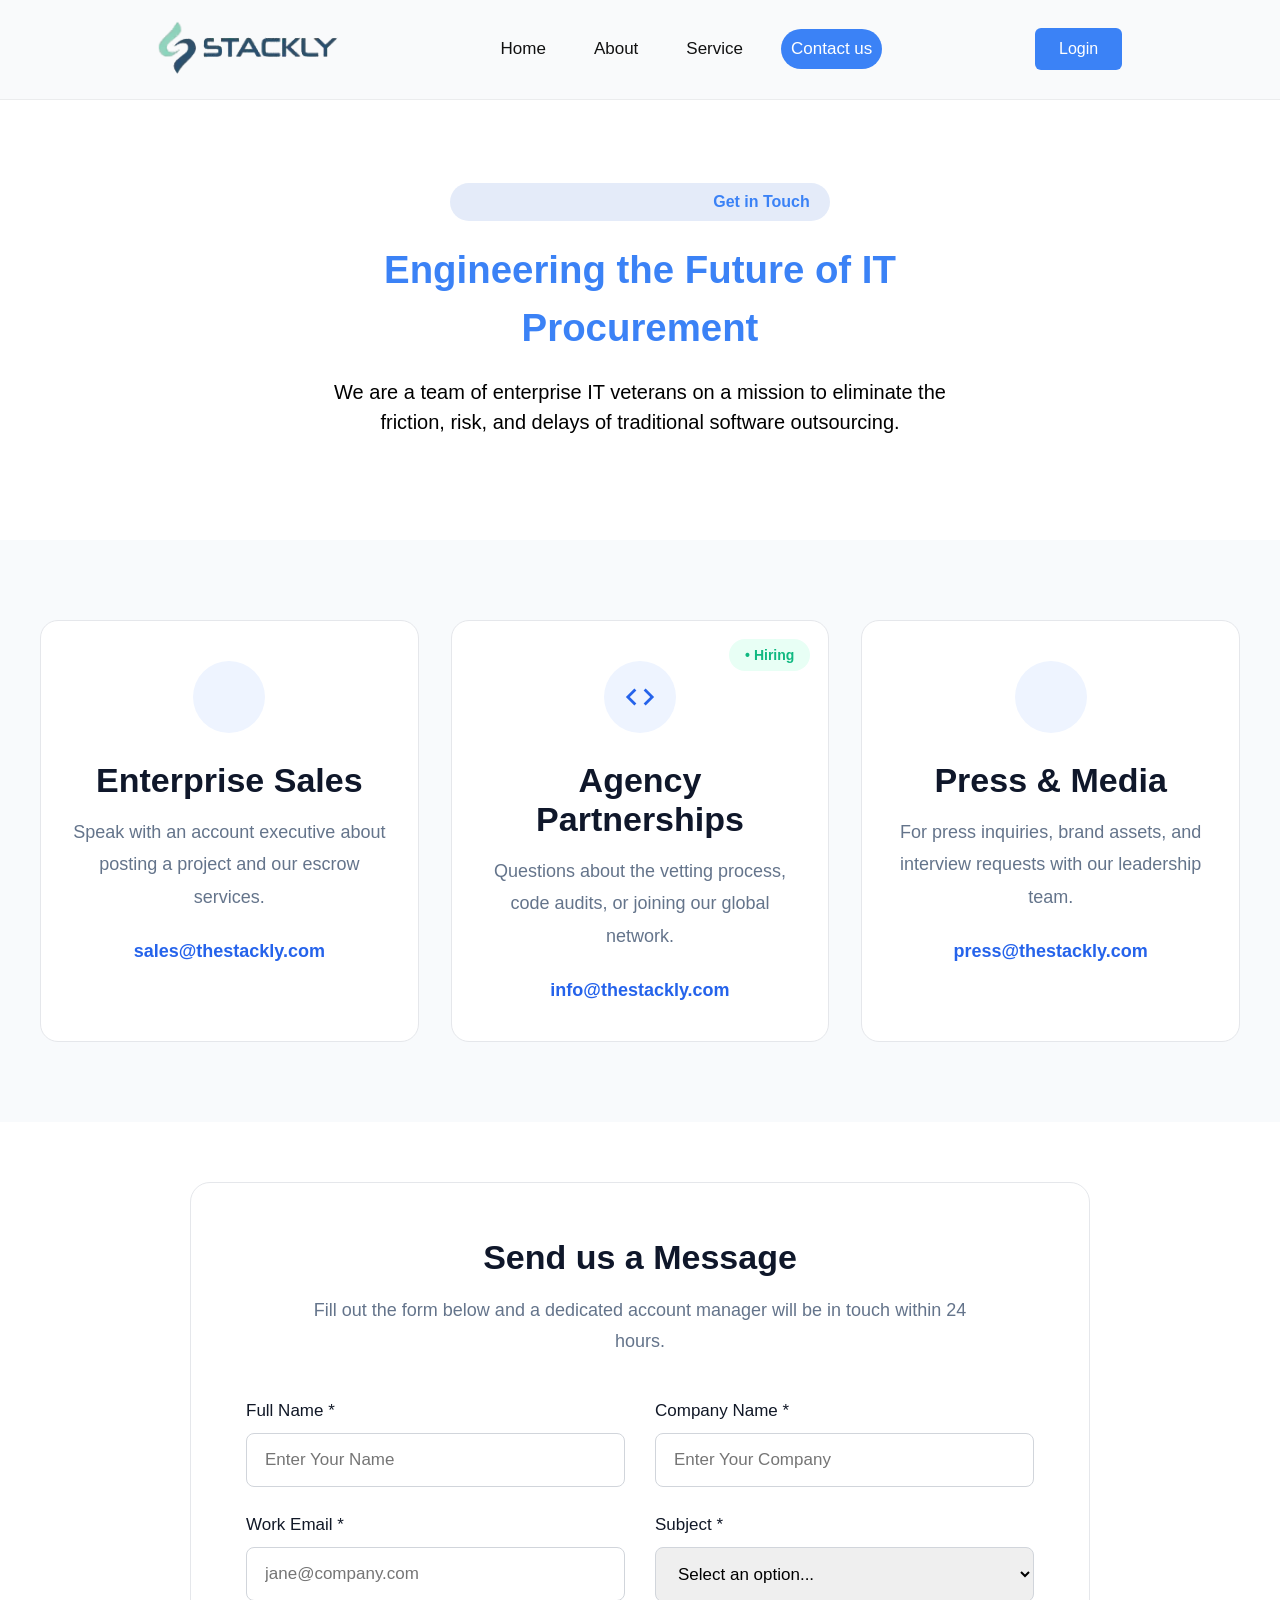
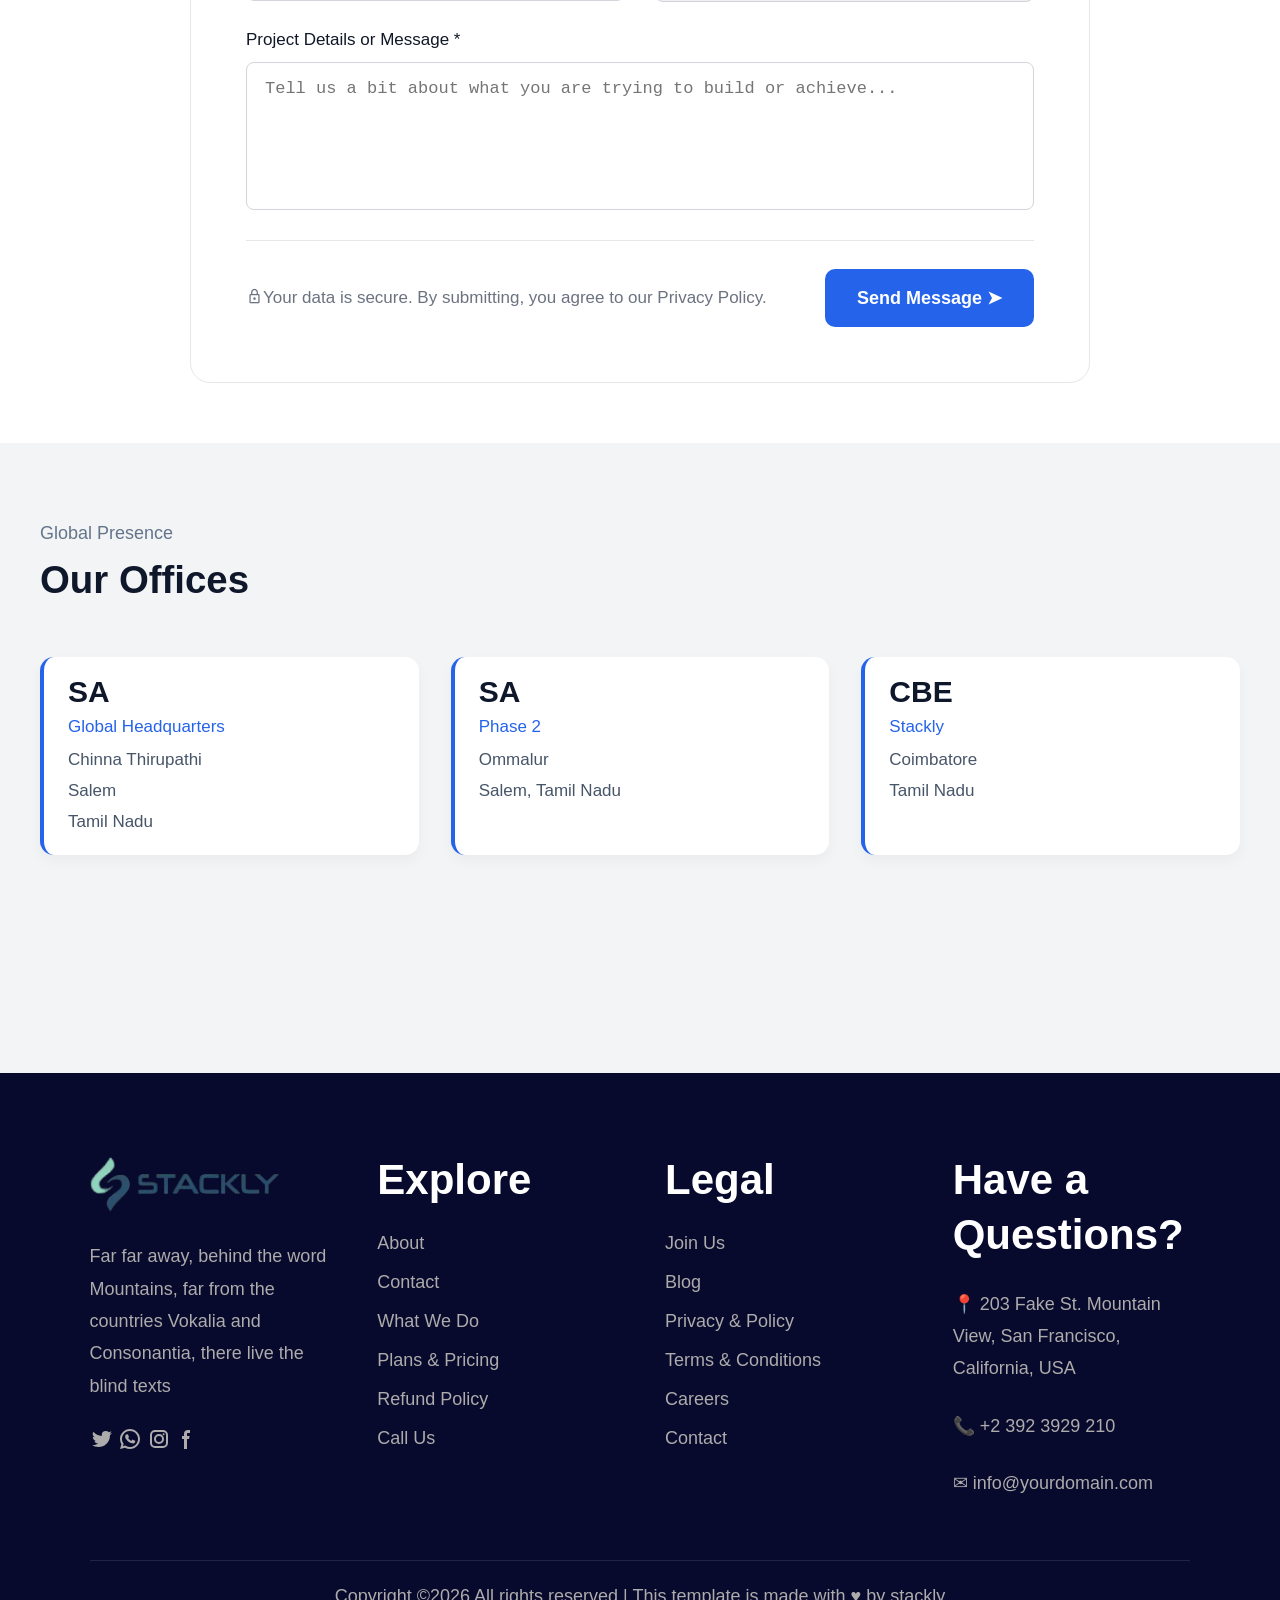
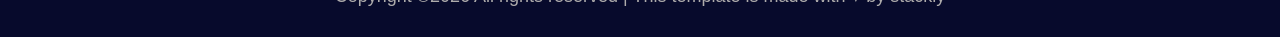
<file: contact.html>
<!DOCTYPE html>
<html lang="en">
<head>
    <meta charset="UTF-8">
    <meta name="viewport" content="width=device-width, initial-scale=1.0">
    <title>Document</title>
    <link rel="stylesheet" href="contact.css">
    <link rel="stylesheet" href="about.css">
    <link rel="stylesheet" href="style.css">
    <link href="https://fonts.googleapis.com/icon?family=Material+Icons" rel="stylesheet">
    <link rel="stylesheet" href="https://fonts.googleapis.com/css2?family=Material+Symbols+Outlined:opsz,wght,FILL,GRAD@24,400,0,0&icon_names=lock" />
</head>
<body>

     <nav id="Navigation">

        <a href="#home-page"><img src="src/logo.webp" alt="Company logo"></a>



        <div class="menu-toggle" onclick="toggleMenu()">
            ☰
        </div>

        <div class="menus">
             <a href="index.html" class="menu">Home</a>
            <a href="about.html" class="menu">About</a>
            <a href="project.html" class="menu">Service</a>
            <a href="contact.html" class="menu">Contact us</a>
        </div>

        <div class="loginbtn">
            <a href="login.html">Login</a>
        </div>

    </nav>
    
    <section class="about-page">

        <h4><span class="material-icons">support_agent</span>Get in Touch</h4>

        <h1>Engineering the Future of IT Procurement</h1>

        <p>We are a team of enterprise IT veterans on a mission to eliminate the friction, risk, and delays of
            traditional software outsourcing.</p>

    </section>

    <section class="contact-cards-section">

    <div class="contact-grid">

        <div class="contact-card">
            <div class="icon-box"><span class="material-icons">handshake</span></div>
            <h2>Enterprise Sales</h2>
            <p>Speak with an account executive about posting a project and our escrow services.</p>
            <a href="mailto:sales@thestackly.com">sales@thestackly.com</a>
        </div>

        <div class="contact-card">
            <span class="badge">• Hiring</span>
            <div class="icon-box"><span class="material-icons">code</span></div>
            <h2>Agency Partnerships</h2>
            <p>Questions about the vetting process, code audits, or joining our global network.</p>
            <a href="mailto:info@thestackly.com">info@thestackly.com</a>
        </div>

        <div class="contact-card">
            <div class="icon-box"><span class="material-icons">calendar_month</span></div>
            <h2>Press & Media</h2>
            <p>For press inquiries, brand assets, and interview requests with our leadership team.</p>
            <a href="mailto:press@thestackly.com">press@thestackly.com</a>
        </div>

    </div>

</section>

<section class="contact-form-section">

    <div class="form-box">

        <h1>Send us a Message</h1>
        <p class="top-text">
            Fill out the form below and a dedicated account manager
            will be in touch within 24 hours.
        </p>

        <form id="contactForm">

            <div class="grid-2">

                <div class="field">
                    <label>Full Name *</label>
                    <input type="text" id="name" placeholder="Enter Your Name">
                    <p></p>
                </div>

                <div class="field">
                    <label>Company Name *</label>
                    <input type="text" id="company" placeholder="Enter Your Company">
                    <p></p>
                </div>

                <div class="field">
                    <label>Work Email *</label>
                    <input type="email" id="email" placeholder="jane@company.com">
                    <p></p>
                </div>

                <div class="field">
                    <label>Subject *</label>
                    <select id="subject">
                        <option value="">Select an option...</option>
                        <option>Web Development</option>
                        <option>Mobile App</option>
                        <option>UI/UX Design</option>
                        <option>Support</option>
                    </select>
                    <p></p>
                </div>

            </div>

            <div class="field full">
                <label>Project Details or Message *</label>
                <textarea id="message" rows="6" placeholder="Tell us a bit about what you are trying to build or achieve..."></textarea>
                <p></p>
            </div>

            <div class="bottom-bar">
                <p> 
                <span class="material-symbols-outlined">lock</span> Your data is secure. By submitting, you agree to our Privacy Policy.</p>
                <button type="button" id="sub-btn">Send Message ➤</button>
            </div>

        </form>

    </div>

</section>

<section class="office-section">

    <div class="office-heading">
        <p>Global Presence</p>
        <h1>Our Offices</h1>
    </div>

    <div class="office-grid">

        <div class="office-card">
            <h2>SA</h2>
            <h4>Global Headquarters</h4>
            <p>Chinna Thirupathi</p>
            <p>Salem</p>
            <p>Tamil Nadu</p>
        </div>

        <div class="office-card">
            <h2>SA</h2>
            <h4>Phase 2</h4>
            <p>Ommalur</p>
            <p>Salem, Tamil Nadu</p>
        </div>

        <div class="office-card">
            <h2>CBE</h2>
            <h4>Stackly</h4>
            <p>Coimbatore</p>
            <p>Tamil Nadu</p>
        </div>

    </div>

</section>

 <footer id="footer">

        <div class="footer-container">


            <div class="sec1">
                <img src="src/logo.webp" alt="logo">

                <p class="sec1p">Far far away, behind the word
                    Mountains, far from the countries Vokalia and Consonantia,
                    there live the blind texts
                </p>

                <div class="icons">
                    <a href="404.html" class="footilink">

                        <svg class="fsvg" aria-hidden="true" xmlns="http://www.w3.org/2000/svg" width="24" height="24"
                            fill="currentColor" viewBox="0 0 24 24">
                            <path fill-rule="evenodd"
                                d="M22 5.892a8.178 8.178 0 0 1-2.355.635 4.074 4.074 0 0 0 1.8-2.235 8.343 8.343 0 0 1-2.605.981A4.13 4.13 0 0 0 15.85 4a4.068 4.068 0 0 0-4.1 4.038c0 .31.035.618.105.919A11.705 11.705 0 0 1 3.4 4.734a4.006 4.006 0 0 0 1.268 5.392 4.165 4.165 0 0 1-1.859-.5v.05A4.057 4.057 0 0 0 6.1 13.635a4.192 4.192 0 0 1-1.856.07 4.108 4.108 0 0 0 3.831 2.807A8.36 8.36 0 0 1 2 18.184 11.732 11.732 0 0 0 8.291 20 11.502 11.502 0 0 0 19.964 8.5c0-.177 0-.349-.012-.523A8.143 8.143 0 0 0 22 5.892Z"
                                clip-rule="evenodd" />
                        </svg>


                        <svg class="fsvg" aria-hidden="true" xmlns="http://www.w3.org/2000/svg" width="24" height="24"
                            fill="none" viewBox="0 0 24 24">
                            <path fill="currentColor" fill-rule="evenodd"
                                d="M12 4a8 8 0 0 0-6.895 12.06l.569.718-.697 2.359 2.32-.648.379.243A8 8 0 1 0 12 4ZM2 12C2 6.477 6.477 2 12 2s10 4.477 10 10-4.477 10-10 10a9.96 9.96 0 0 1-5.016-1.347l-4.948 1.382 1.426-4.829-.006-.007-.033-.055A9.958 9.958 0 0 1 2 12Z"
                                clip-rule="evenodd" />
                            <path fill="currentColor"
                                d="M16.735 13.492c-.038-.018-1.497-.736-1.756-.83a1.008 1.008 0 0 0-.34-.075c-.196 0-.362.098-.49.291-.146.217-.587.732-.723.886-.018.02-.042.045-.057.045-.013 0-.239-.093-.307-.123-1.564-.68-2.751-2.313-2.914-2.589-.023-.04-.024-.057-.024-.057.005-.021.058-.074.085-.101.08-.079.166-.182.249-.283l.117-.14c.121-.14.175-.25.237-.375l.033-.066a.68.68 0 0 0-.02-.64c-.034-.069-.65-1.555-.715-1.711-.158-.377-.366-.552-.655-.552-.027 0 0 0-.112.005-.137.005-.883.104-1.213.311-.35.22-.94.924-.94 2.16 0 1.112.705 2.162 1.008 2.561l.041.06c1.161 1.695 2.608 2.951 4.074 3.537 1.412.564 2.081.63 2.461.63.16 0 .288-.013.4-.024l.072-.007c.488-.043 1.56-.599 1.804-1.276.192-.534.243-1.117.115-1.329-.088-.144-.239-.216-.43-.308Z" />
                        </svg>

                        <svg class="fsvg" aria-hidden="true" xmlns="http://www.w3.org/2000/svg" width="24" height="24"
                            fill="none" viewBox="0 0 24 24">
                            <path fill="currentColor" fill-rule="evenodd"
                                d="M3 8a5 5 0 0 1 5-5h8a5 5 0 0 1 5 5v8a5 5 0 0 1-5 5H8a5 5 0 0 1-5-5V8Zm5-3a3 3 0 0 0-3 3v8a3 3 0 0 0 3 3h8a3 3 0 0 0 3-3V8a3 3 0 0 0-3-3H8Zm7.597 2.214a1 1 0 0 1 1-1h.01a1 1 0 1 1 0 2h-.01a1 1 0 0 1-1-1ZM12 9a3 3 0 1 0 0 6 3 3 0 0 0 0-6Zm-5 3a5 5 0 1 1 10 0 5 5 0 0 1-10 0Z"
                                clip-rule="evenodd" />
                        </svg>

                        <svg class="fsvg" aria-hidden="true" xmlns="http://www.w3.org/2000/svg" width="24" height="24"
                            fill="currentColor" viewBox="0 0 24 24">
                            <path fill-rule="evenodd"
                                d="M13.135 6H15V3h-1.865a4.147 4.147 0 0 0-4.142 4.142V9H7v3h2v9.938h3V12h2.021l.592-3H12V6.591A.6.6 0 0 1 12.592 6h.543Z"
                                clip-rule="evenodd" />
                        </svg>

                    </a>

                </div>

            </div>

            <div class="sec1">
                <h2>Explore</h2>
                <ul>
                    <li><a href="#">About</a></li>
                    <li><a href="#">Contact</a></li>
                    <li><a href="#">What We Do</a></li>
                    <li><a href="#">Plans & Pricing</a></li>
                    <li><a href="#">Refund Policy</a></li>
                    <li><a href="#">Call Us</a></li>
                </ul>
            </div>

            <div class="sec1">
                <h2>Legal</h2>
                <ul>
                    <li><a href="#">Join Us</a></li>
                    <li><a href="#">Blog</a></li>
                    <li><a href="#">Privacy & Policy</a></li>
                    <li><a href="#">Terms & Conditions</a></li>
                    <li><a href="#">Careers</a></li>
                    <li><a href="#">Contact</a></li>
                </ul>
            </div>

            <div class="sec1">
                <h2>Have a Questions?</h2>

                <div class="contact-item">
                    📍 203 Fake St. Mountain View, San Francisco, California, USA
                </div>

                <div class="contact-item">
                    📞 +2 392 3929 210
                </div>

                <div class="contact-item">
                    ✉ info@yourdomain.com
                </div>
            </div>

        </div>


        <div class="bottom-text">
            Copyright ©2026 All rights reserved | This template is made with ♥ by stackly
        </div>



    </footer>

<script src="script.js"></script>
</body>
</html>
</file>
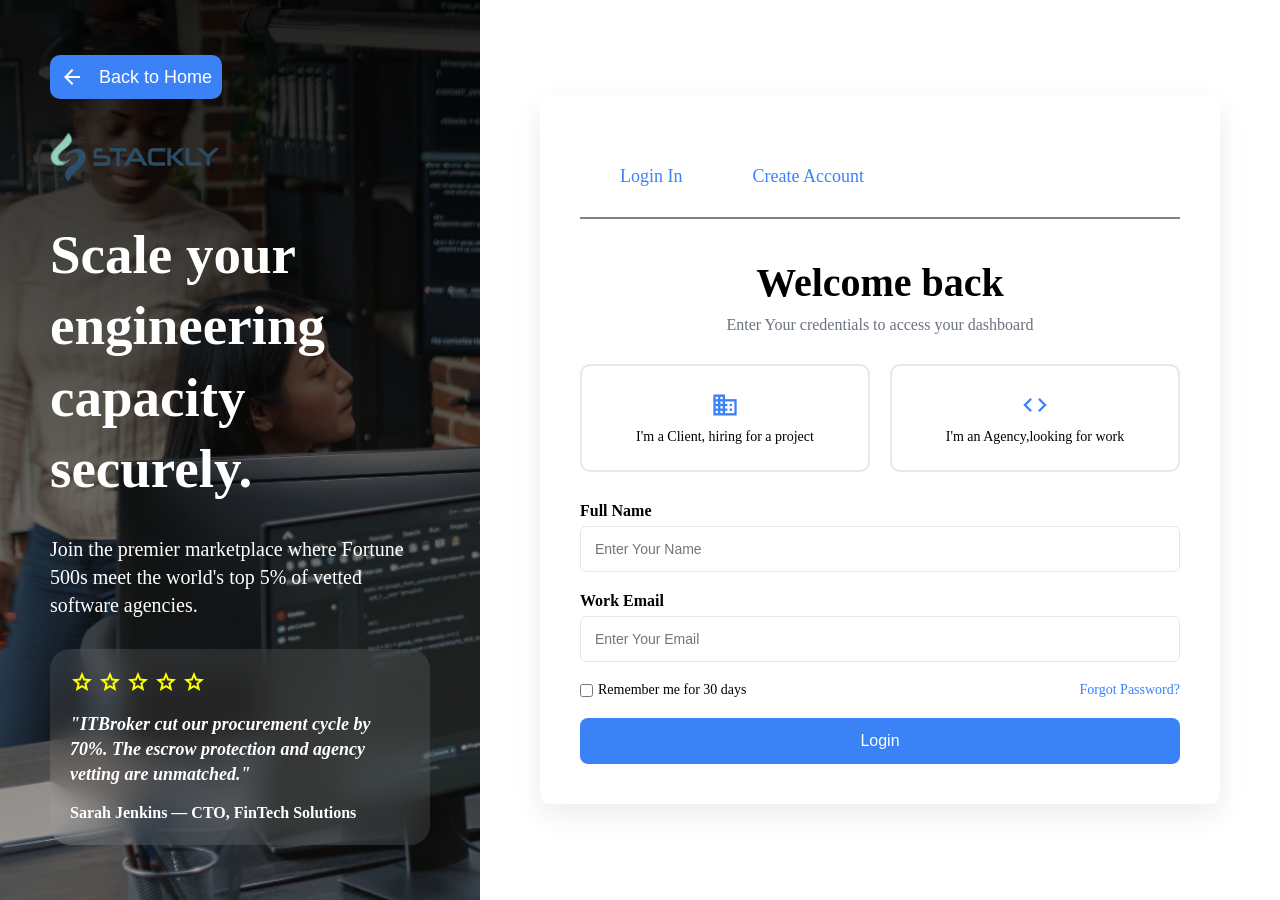
<file: login.html>
<!DOCTYPE html>
<html lang="en">

<head>
    <meta charset="UTF-8">
    <meta name="viewport" content="width=device-width, initial-scale=1.0">
    <title>Document</title>
    <link rel="stylesheet" href="login.css">
    <link rel="stylesheet"
        href="https://fonts.googleapis.com/css2?family=Material+Symbols+Outlined:opsz,wght,FILL,GRAD@24,400,0,0&icon_names=star" />
    <link rel="stylesheet"
        href="https://fonts.googleapis.com/css2?family=Material+Symbols+Outlined:opsz,wght,FILL,GRAD@24,400,0,0&icon_names=code" />
    <link href="https://fonts.googleapis.com/icon?family=Material+Icons" rel="stylesheet">
</head>

<body>

    <section class="login-pg">

        <div class="loginbox1">

            <a href="index.html"> <button class="logfirst-btn"> <span class="material-icons">arrow_back </span>Back to
                    Home</button></a>

            <a href=""><img src="./src/logo.webp" alt=""></a>

            <h1>Scale your engineering capacity securely.</h1>

            <p>Join the premier marketplace where Fortune 500s meet the world's top 5% of vetted software agencies.</p>

            <div class="retings">

                <div class="star">
                    <span class="material-symbols-outlined"> star</span>
                    <span class="material-symbols-outlined"> star</span>
                    <span class="material-symbols-outlined"> star</span>
                    <span class="material-symbols-outlined"> star</span>
                    <span class="material-symbols-outlined"> star</span>
                </div>

                <h5>"ITBroker cut our procurement cycle by 70%. The escrow protection and agency vetting are unmatched."
                </h5>
                <h6>Sarah Jenkins — CTO, FinTech Solutions</h6>

            </div>
        </div>

        <div class="loginbox2">

       <div class="loginbox-cover">
             <div class="log-top-header">
                <a href="" class="login-account">Login In</a>
                <a href="" class="create-account">Create Account</a>
            </div>

            <div class="log-main-box">

                <h1>Welcome back</h1>

                <p>Enter Your credentials to access your dashboard</p> 

            <div class="claint-sec-box">

                <div class="claint-box">
                <span class="material-icons">business</span>
                    <p>I'm a Client, hiring for a project</p>
                </div>

                <div class="claint-box">
                    <span class="material-symbols-outlined"> code</span>
                    <p>I'm an Agency,looking for work</p>
                </div>

            </div>

             
            <div class="frm-wraper">

                   <form action="" class="log-form">

                    <div class="log-input-fields">
                        <div>
                        <label for="">Full Name</label>
                        <input type="text" placeholder="Enter Your Name" class="login-name-field">
                        <p class="errname"></p>
                    </div>

                    <div>
                        <label for="">Work Email</label>
                        <input type="text" placeholder="Enter Your Email" class="login-email-field">
                        <p class="errmail"></p>
                    </div>
                    </div>

                    <div class="from-foot">

                        <div>
                            <input type="checkbox" class="login-checkbox">
                            <label for=""> Remember me for 30 days</label>
            
                        </div>

                        <a href="">Forgot Password?</a>

                    </div>


                    <a href="loginclaintpage.html"><button type="button" class="log-btn">Login</button></a>

                </form>
            </div>

            </div>

            <div class="log-main-box2">

                <h1>Create Your Account</h1>

                <p>Join as a client to hire, or an agency to find work</p>

            <div class="claint-sec-box">

                <div class="claint-box">
                <span class="material-icons">business</span>
                    <p>I'm a Client, hiring for a project</p>
                </div>

                <div class="claint-box">
                    <span class="material-symbols-outlined"> code</span>
                    <p>I'm an Agency,looking for work</p>
                </div>

            </div>

             
            <div class="frm-wraper2">
                
                   <form action="" class="log-form2">

                    <div class="log-input-fields2">
                        <div>
                        <label for="">Full Name</label>
                        <input type="text" placeholder="Enter Your Name" class="createName">
                        <p class="createerror"></p>
                    </div>

                    <div>
                        <label for="">Work Email</label>
                        <input type="text" placeholder="Enter Your Email"  class="createEmail">
                        <p class="createerror"></p>
                    </div>

                    <div>
                        <label for="">Password</label>
                        <input type="text" placeholder="Minimum 8 Characters" class="createPass">
                        <p class="createerror"></p>
                    </div>

                    <div>
                        <label for="">Confirm Password</label>
                        <input type="text" placeholder="Re-Enter Your Password" class="confirmPass">
                        <p class="createerror"></p>
                    </div>
                    </div>

                    


                    <a href=""><button type="button" class="cre-btn">Create Account</button></a>

                    <div class="from-foot2">

                          <p>BY creating a account, you agree to our <a href="">Terms of Service</a> and <a href="">Privacy Policy.</a></p>
            


                    </div>
                </form>
            </div>

            </div>

       </div>


        </div>



    </section>

    <script src="Logscript.js"></script>
</body>

</html>
</file>
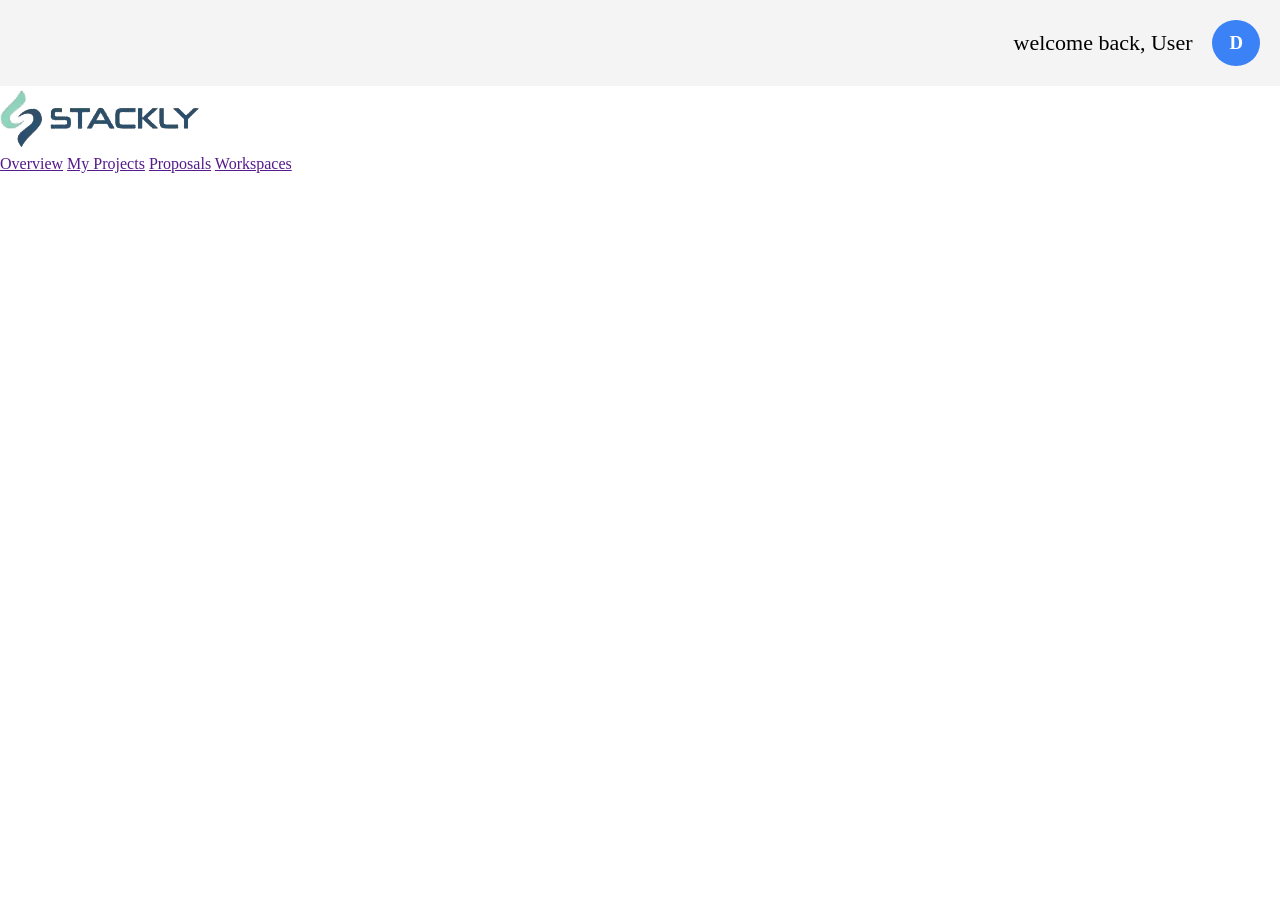
<file: loginclaintpage.html>
<!DOCTYPE html>
<html lang="en">

<head>
   <meta charset="UTF-8">
   <meta name="viewport" content="width=device-width, initial-scale=1.0">
   <title>Document</title>
   <link rel="stylesheet" href="loginclaintpage.css">
    <link href="https://fonts.googleapis.com/icon?family=Material+Icons" rel="stylesheet">
</head>
</head>

<body>

   <section class="loginclaint">

      <nav class="userheader">
         <p>welcome back, User</p>
         <h3>D</h3>
      </nav>

      <aside>

         <div>
            <img src="./src/logo.webp" alt="">
         </div>

         <section class="usernav">

            <a href="">Overview</a>
            <a href="">My Projects</a>
            <a href="">Proposals</a>
            <a href="">Workspaces</a>

         </section>

      </aside>

   </section>

</body>

</html>
</file>
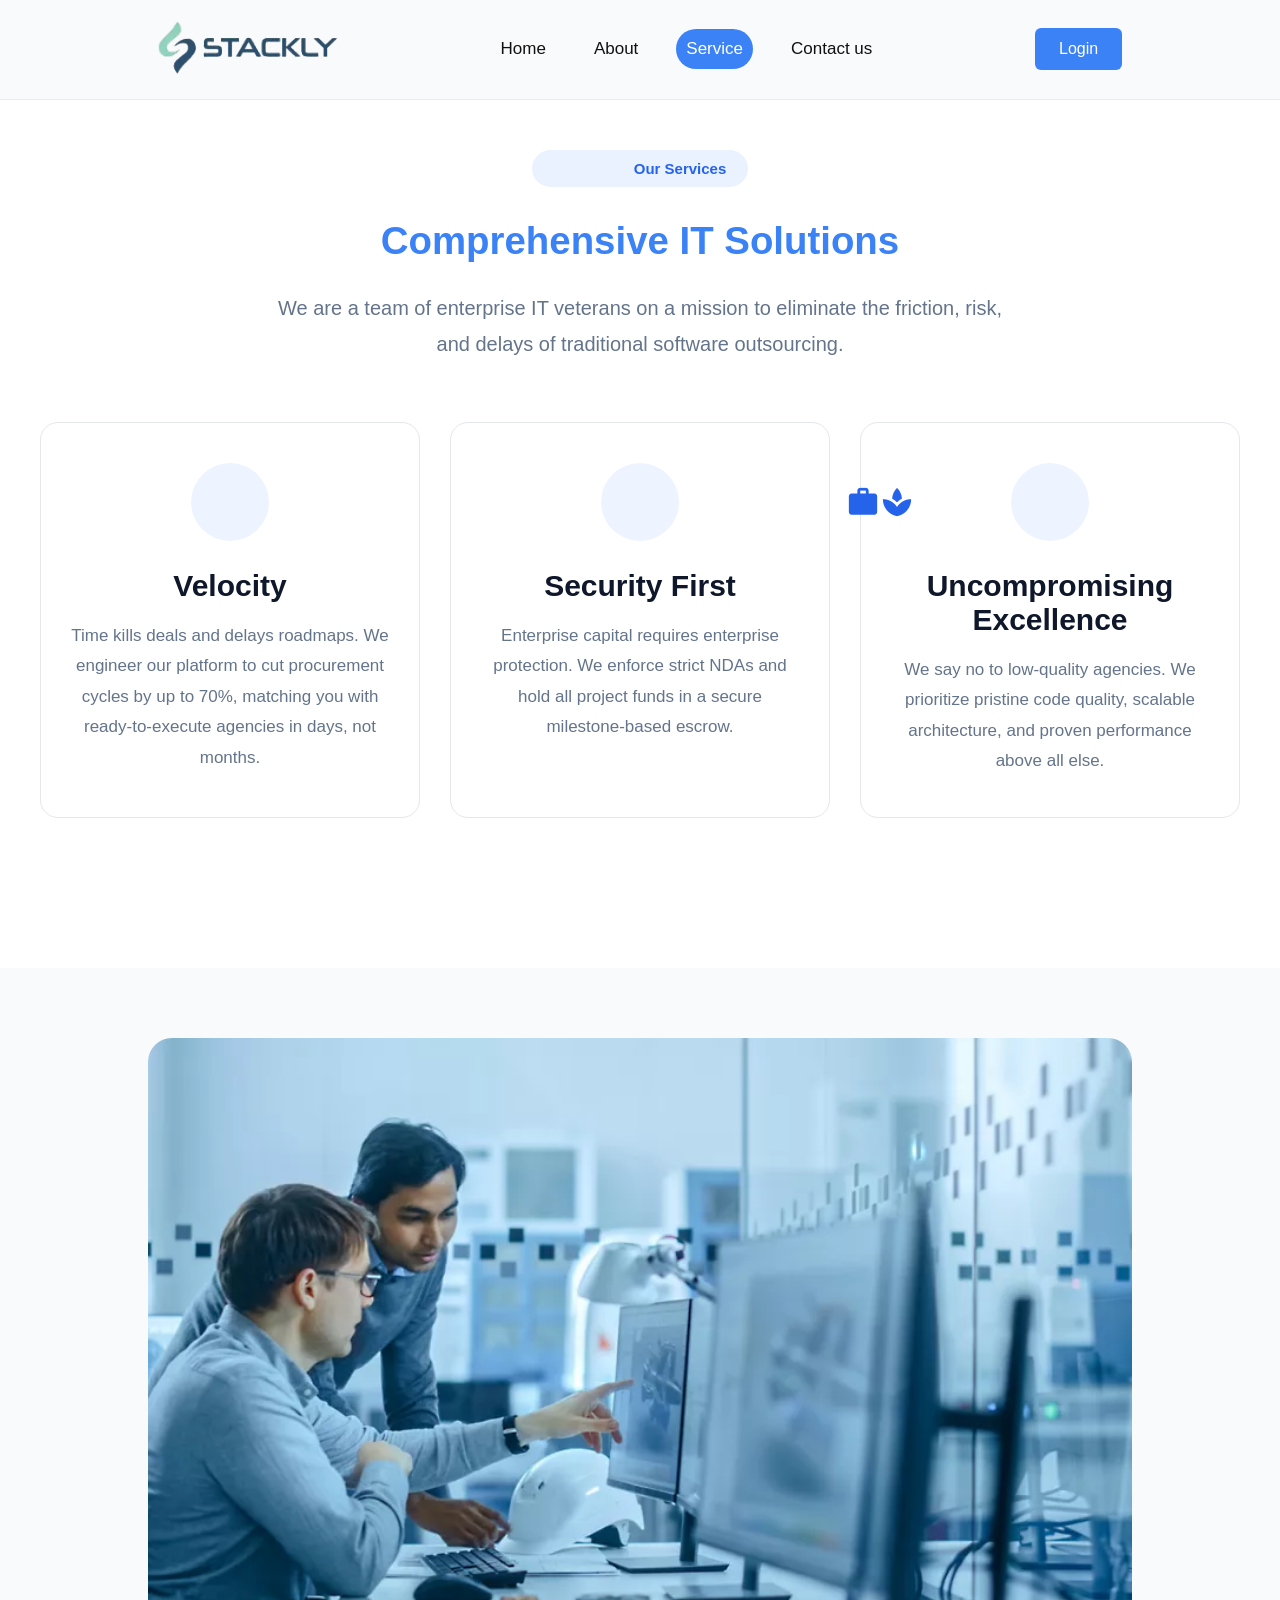
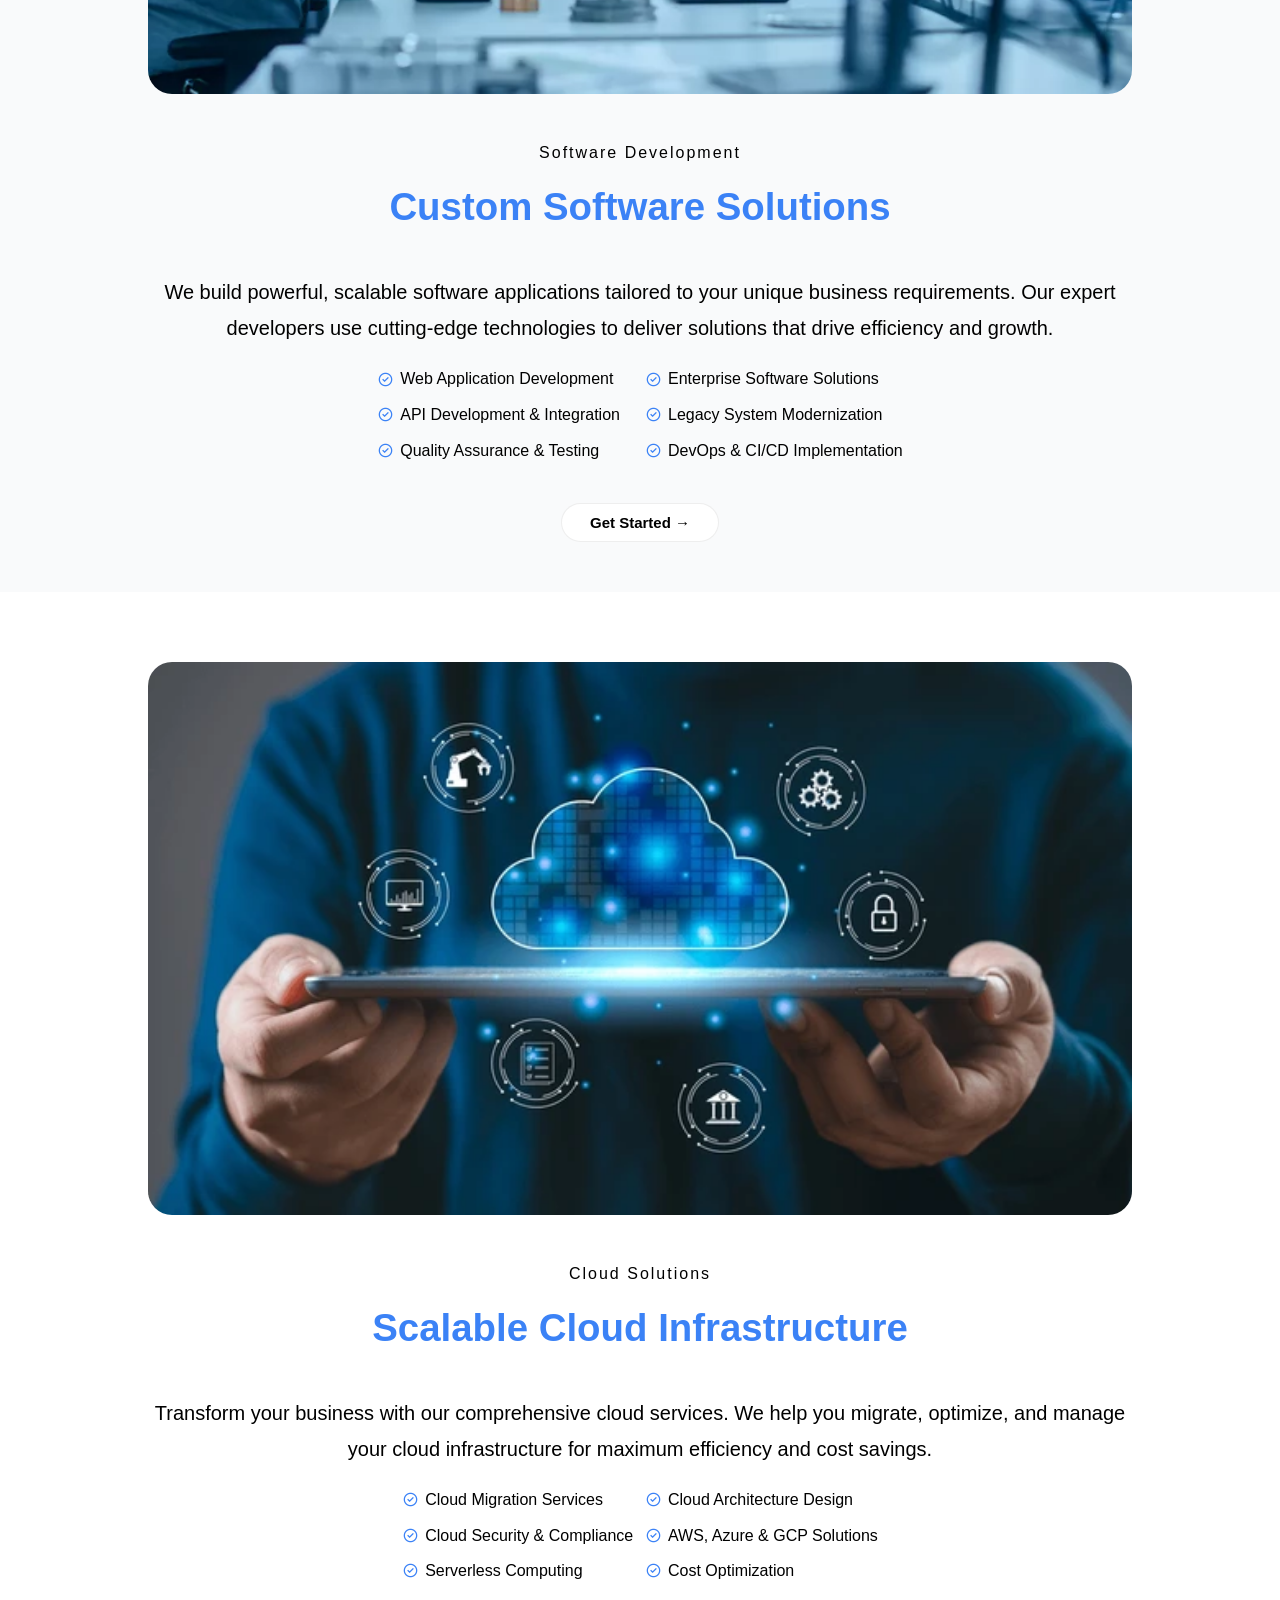
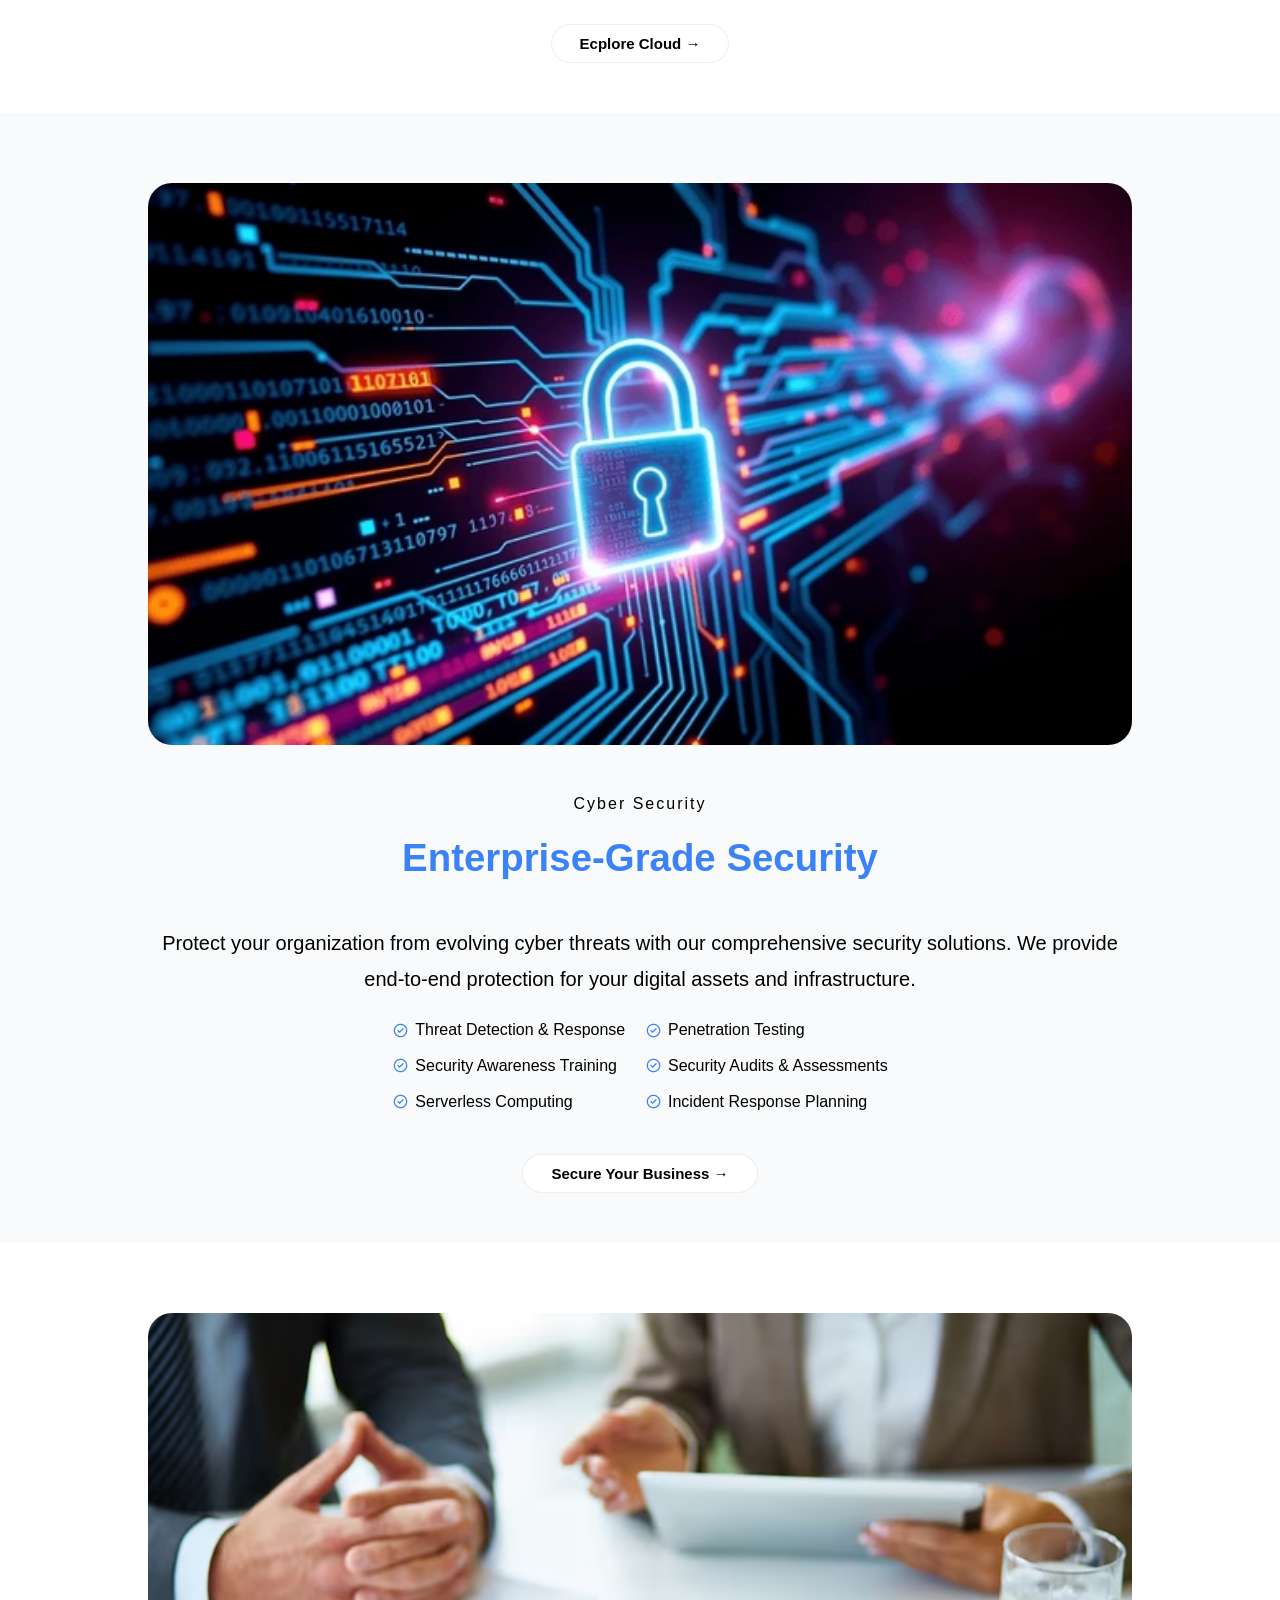
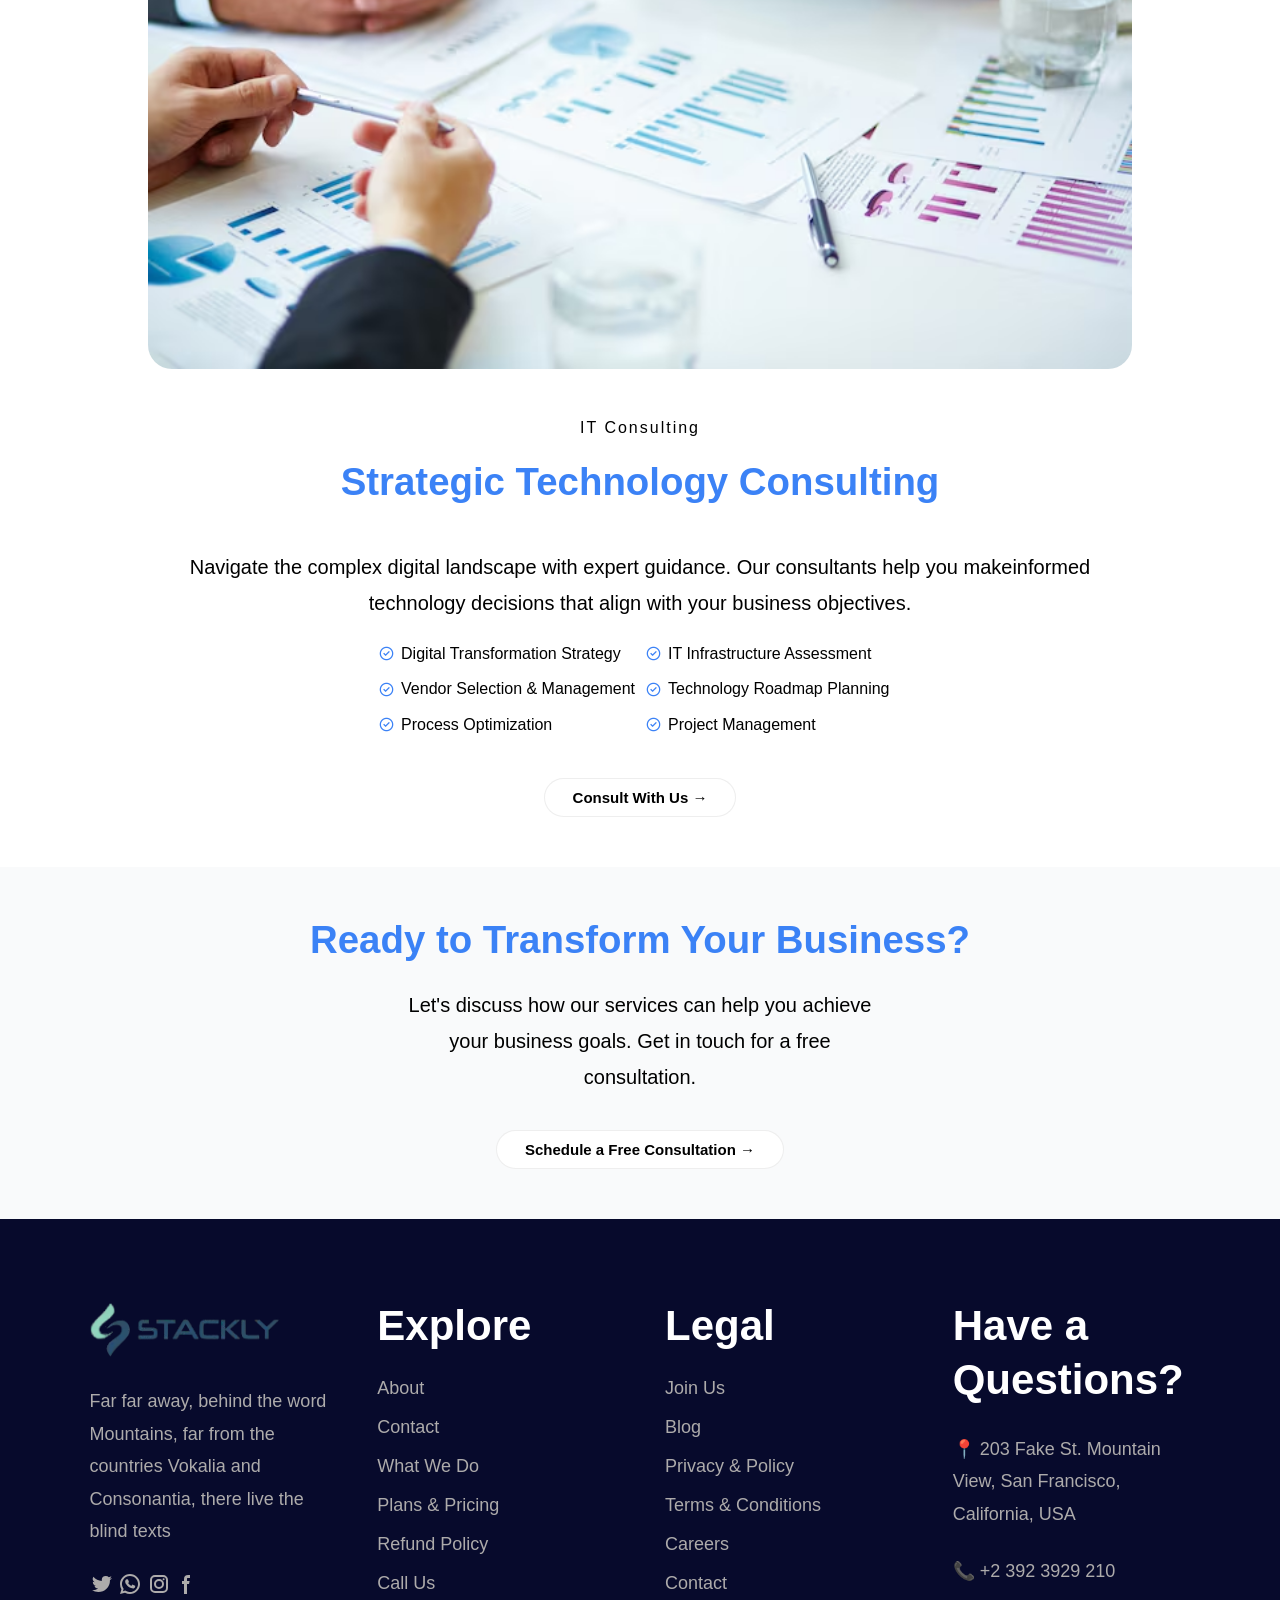
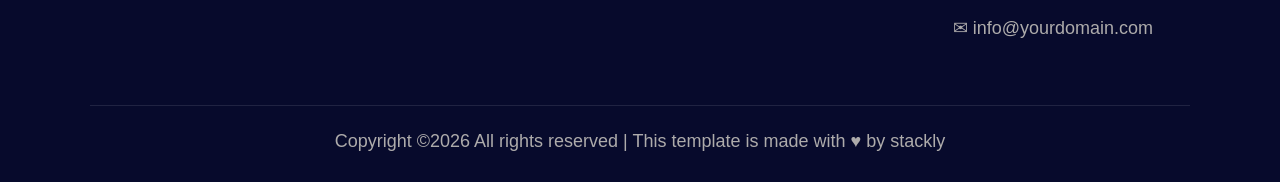
<file: project.html>
<!DOCTYPE html>
<html lang="en">

<head>
    <meta charset="UTF-8">
    <meta name="viewport" content="width=device-width, initial-scale=1.0">
    <title>Document</title>
    <link rel="stylesheet" href="style.css">
    <link rel="stylesheet" href="about.css">
    <link rel="stylesheet" href="project.css">
    <link href="https://fonts.googleapis.com/icon?family=Material+Icons" rel="stylesheet">
    <link rel="stylesheet"
        href="https://fonts.googleapis.com/css2?family=Material+Symbols+Outlined:opsz,wght,FILL,GRAD@24,400,0,0&icon_names=check_circle" />

<body>
    <nav id="Navigation">

        <a href="#home-page"><img src="src/logo.webp" alt="Company logo"></a>



        <div class="menu-toggle" onclick="toggleMenu()">
            ☰
        </div>

        <div class="menus">
            <a href="index.html" class="menu">Home</a>
            <a href="about.html" class="menu">About</a>
            <a href="project.html" class="menu">Service</a>
            <a href="contact.html" class="menu">Contact us</a>
        </div>

        <div class="loginbtn">
            <a href="login.html">Login</a>
        </div>

    </nav>

    <section class="service-heder-section">



       <div class="sevice-text" >
         <h4><span class="material-icons">circle</span>Our Services</h4>

        <h1>Comprehensive IT Solutions</h1>

        <p class="serp">We are a team of enterprise IT veterans on a mission to eliminate the friction, risk, and delays of
            traditional software outsourcing.</p>
       </div>



            <div class="service-cards">

                <div class="card-service">
                    <div class="icon-service"><span class="material-icons">bolt</span></div>
                    <h2>Velocity</h2>
                    <p>
                        Time kills deals and delays roadmaps.
                        We engineer our platform to cut
                        procurement cycles by up to 70%,
                        matching you with ready-to-execute
                        agencies in days, not months.
                    </p>
                </div>

                <div class="card-service">
                    <div class="icon-service"><span class="material-icons">shield</span></div>
                    <h2>Security First</h2>
                    <p>
                        Enterprise capital requires enterprise
                        protection. We enforce strict NDAs and
                        hold all project funds in a secure
                        milestone-based escrow.
                    </p>
                </div>

                <div class="card-service">
                    <div class="icon-service"><span class="material-icons">workspace_premium</span></div>
                    <h2>Uncompromising Excellence</h2>
                    <p>
                        We say no to low-quality agencies.
                        We prioritize pristine code quality,
                        scalable architecture, and proven
                        performance above all else.
                    </p>
                </div>

            </div>
        </section>
    
    
    <section class="software-section">

        <div class="left-box">
            <img src="./src/home.webp" alt="software">
        </div>

        <div class="right-box">

            <p class="tag">Software Development</p>

            <h1>Custom Software Solutions</h1>

            <p class="desc">
                We build powerful, scalable software applications tailored to your unique
                business requirements. Our expert developers use cutting-edge technologies
                to deliver solutions that drive efficiency and growth.
            </p>

            <div class="list-grid">

                <div class="item"><span class="material-symbols-outlined">check_circle</span> Web Application Development</div>
                <div class="item"><span class="material-symbols-outlined">check_circle</span> Enterprise Software Solutions</div>

                <div class="item"> <span class="material-symbols-outlined">check_circle</span> API Development & Integration</div>
                <div class="item"><span class="material-symbols-outlined">check_circle</span>Legacy System Modernization</div>

                <div class="item"><span class="material-symbols-outlined">check_circle</span> Quality Assurance & Testing</div>
                <div class="item"><span class="material-symbols-outlined">check_circle</span> DevOps & CI/CD Implementation</div>

            </div>

            <a href="404.html" class="btn">Get Started →</a>

        </div>

    </section>



        <section class="cloud-section">

        <div class="left-box">
            <img src="./src/abc4.webp" alt="software">
        </div>

        <div class="right-box">

            <p class="tag">Cloud Solutions</p>

            <h1>Scalable Cloud Infrastructure</h1>

            <p class="desc">
                Transform your business with our comprehensive cloud services.
                 We help you migrate, optimize, and manage your cloud
                  infrastructure for maximum efficiency and cost savings.
            </p>

            <div class="list-grid">

                <div class="item"><span class="material-symbols-outlined">check_circle</span> Cloud Migration Services</div>
                <div class="item"><span class="material-symbols-outlined">check_circle</span> Cloud Architecture Design</div>

                <div class="item"> <span class="material-symbols-outlined">check_circle</span> Cloud Security & Compliance</div>
                <div class="item"><span class="material-symbols-outlined">check_circle</span>AWS, Azure & GCP Solutions</div>

                <div class="item"><span class="material-symbols-outlined">check_circle</span> Serverless Computing</div>
                <div class="item"><span class="material-symbols-outlined">check_circle</span> Cost Optimization</div>

            </div>

            <a href="404.html" class="btn">Ecplore Cloud →</a>

        </div>

    </section>


       <section class="cyber-section">

        <div class="left-box">
            <img src="./src/abc2.webp" alt="software">
        </div>

        <div class="right-box">

            <p class="tag">Cyber Security</p>

            <h1>Enterprise-Grade Security</h1>

            <p class="desc">
               Protect your organization from evolving cyber threats with our comprehensive
                security solutions. We provide end-to-end protection for your digital 
                assets and infrastructure.
            </p>

            <div class="list-grid">

                <div class="item"><span class="material-symbols-outlined">check_circle</span> Threat Detection & Response</div>
                <div class="item"><span class="material-symbols-outlined">check_circle</span> Penetration Testing</div>

                <div class="item"> <span class="material-symbols-outlined">check_circle</span> Security Awareness Training</div>
                <div class="item"><span class="material-symbols-outlined">check_circle</span>Security Audits & Assessments</div>

                <div class="item"><span class="material-symbols-outlined">check_circle</span> Serverless Computing</div>
                <div class="item"><span class="material-symbols-outlined">check_circle</span> Incident Response Planning</div>

            </div>

            <a href="404.html" class="btn">Secure Your Business →</a>

        </div>

    </section>


    
       <section class="it-section">

        <div class="left-box">
            <img src="./src/abc3.png" alt="software">
        </div>

        <div class="right-box">

            <p class="tag">IT Consulting</p>

            <h1>Strategic Technology Consulting</h1>

            <p class="desc">
               Navigate the complex digital landscape with expert guidance.
                Our consultants help you makeinformed technology decisions
                 that align with your business objectives.
            </p>

            <div class="list-grid">

                <div class="item"><span class="material-symbols-outlined">check_circle</span> Digital Transformation Strategy</div>
                <div class="item"><span class="material-symbols-outlined">check_circle</span> IT Infrastructure Assessment</div>

                <div class="item"> <span class="material-symbols-outlined">check_circle</span> Vendor Selection & Management</div>
                <div class="item"><span class="material-symbols-outlined">check_circle</span>Technology Roadmap Planning</div>

                <div class="item"><span class="material-symbols-outlined">check_circle</span> Process Optimization</div>
                <div class="item"><span class="material-symbols-outlined">check_circle</span> Project Management</div>

            </div>

            <a href="404.html" class="btn">Consult With Us →</a>

        </div>

    </section>


    <section class="transorm-section">

        <h1>Ready to Transform Your Business?</h1>

        <p>Let's discuss how our services can help you achieve your business goals.
             Get in touch for a free consultation.</p>

         
         <a href="404.html" class="btn">Schedule a Free Consultation →</a> 
    </section>

   <footer id="footer">

        <div class="footer-container">


            <div class="sec1">
                <img src="src/logo.webp" alt="logo">

                <p class="sec1p">Far far away, behind the word
                    Mountains, far from the countries Vokalia and Consonantia,
                    there live the blind texts
                </p>

                <div class="icons">
                    <a href="404.html" class="footilink">

                        <svg class="fsvg" aria-hidden="true" xmlns="http://www.w3.org/2000/svg" width="24" height="24"
                            fill="currentColor" viewBox="0 0 24 24">
                            <path fill-rule="evenodd"
                                d="M22 5.892a8.178 8.178 0 0 1-2.355.635 4.074 4.074 0 0 0 1.8-2.235 8.343 8.343 0 0 1-2.605.981A4.13 4.13 0 0 0 15.85 4a4.068 4.068 0 0 0-4.1 4.038c0 .31.035.618.105.919A11.705 11.705 0 0 1 3.4 4.734a4.006 4.006 0 0 0 1.268 5.392 4.165 4.165 0 0 1-1.859-.5v.05A4.057 4.057 0 0 0 6.1 13.635a4.192 4.192 0 0 1-1.856.07 4.108 4.108 0 0 0 3.831 2.807A8.36 8.36 0 0 1 2 18.184 11.732 11.732 0 0 0 8.291 20 11.502 11.502 0 0 0 19.964 8.5c0-.177 0-.349-.012-.523A8.143 8.143 0 0 0 22 5.892Z"
                                clip-rule="evenodd" />
                        </svg>


                        <svg class="fsvg" aria-hidden="true" xmlns="http://www.w3.org/2000/svg" width="24" height="24"
                            fill="none" viewBox="0 0 24 24">
                            <path fill="currentColor" fill-rule="evenodd"
                                d="M12 4a8 8 0 0 0-6.895 12.06l.569.718-.697 2.359 2.32-.648.379.243A8 8 0 1 0 12 4ZM2 12C2 6.477 6.477 2 12 2s10 4.477 10 10-4.477 10-10 10a9.96 9.96 0 0 1-5.016-1.347l-4.948 1.382 1.426-4.829-.006-.007-.033-.055A9.958 9.958 0 0 1 2 12Z"
                                clip-rule="evenodd" />
                            <path fill="currentColor"
                                d="M16.735 13.492c-.038-.018-1.497-.736-1.756-.83a1.008 1.008 0 0 0-.34-.075c-.196 0-.362.098-.49.291-.146.217-.587.732-.723.886-.018.02-.042.045-.057.045-.013 0-.239-.093-.307-.123-1.564-.68-2.751-2.313-2.914-2.589-.023-.04-.024-.057-.024-.057.005-.021.058-.074.085-.101.08-.079.166-.182.249-.283l.117-.14c.121-.14.175-.25.237-.375l.033-.066a.68.68 0 0 0-.02-.64c-.034-.069-.65-1.555-.715-1.711-.158-.377-.366-.552-.655-.552-.027 0 0 0-.112.005-.137.005-.883.104-1.213.311-.35.22-.94.924-.94 2.16 0 1.112.705 2.162 1.008 2.561l.041.06c1.161 1.695 2.608 2.951 4.074 3.537 1.412.564 2.081.63 2.461.63.16 0 .288-.013.4-.024l.072-.007c.488-.043 1.56-.599 1.804-1.276.192-.534.243-1.117.115-1.329-.088-.144-.239-.216-.43-.308Z" />
                        </svg>

                        <svg class="fsvg" aria-hidden="true" xmlns="http://www.w3.org/2000/svg" width="24" height="24"
                            fill="none" viewBox="0 0 24 24">
                            <path fill="currentColor" fill-rule="evenodd"
                                d="M3 8a5 5 0 0 1 5-5h8a5 5 0 0 1 5 5v8a5 5 0 0 1-5 5H8a5 5 0 0 1-5-5V8Zm5-3a3 3 0 0 0-3 3v8a3 3 0 0 0 3 3h8a3 3 0 0 0 3-3V8a3 3 0 0 0-3-3H8Zm7.597 2.214a1 1 0 0 1 1-1h.01a1 1 0 1 1 0 2h-.01a1 1 0 0 1-1-1ZM12 9a3 3 0 1 0 0 6 3 3 0 0 0 0-6Zm-5 3a5 5 0 1 1 10 0 5 5 0 0 1-10 0Z"
                                clip-rule="evenodd" />
                        </svg>

                        <svg class="fsvg" aria-hidden="true" xmlns="http://www.w3.org/2000/svg" width="24" height="24"
                            fill="currentColor" viewBox="0 0 24 24">
                            <path fill-rule="evenodd"
                                d="M13.135 6H15V3h-1.865a4.147 4.147 0 0 0-4.142 4.142V9H7v3h2v9.938h3V12h2.021l.592-3H12V6.591A.6.6 0 0 1 12.592 6h.543Z"
                                clip-rule="evenodd" />
                        </svg>

                    </a>

                </div>

            </div>

            <div class="sec1">
                <h2>Explore</h2>
                <ul>
                    <li><a href="#">About</a></li>
                    <li><a href="#">Contact</a></li>
                    <li><a href="#">What We Do</a></li>
                    <li><a href="#">Plans & Pricing</a></li>
                    <li><a href="#">Refund Policy</a></li>
                    <li><a href="#">Call Us</a></li>
                </ul>
            </div>

            <div class="sec1">
                <h2>Legal</h2>
                <ul>
                    <li><a href="#">Join Us</a></li>
                    <li><a href="#">Blog</a></li>
                    <li><a href="#">Privacy & Policy</a></li>
                    <li><a href="#">Terms & Conditions</a></li>
                    <li><a href="#">Careers</a></li>
                    <li><a href="#">Contact</a></li>
                </ul>
            </div>

            <div class="sec1">
                <h2>Have a Questions?</h2>

                <div class="contact-item">
                    📍 203 Fake St. Mountain View, San Francisco, California, USA
                </div>

                <div class="contact-item">
                    📞 +2 392 3929 210
                </div>

                <div class="contact-item">
                    ✉ info@yourdomain.com
                </div>
            </div>

        </div>

        <div class="bottom-text">
            Copyright ©2026 All rights reserved | This template is made with ♥ by stackly
        </div>



    </footer> 
    <script src="script.js"></script>

</body>

</html>
</file>
<file: style.css>
* {
    margin: 0;
    padding: 0;
    box-sizing: border-box;
}

html {
    scroll-behavior: smooth;
}

body {
    overflow-x: hidden;
    font-family: Arial, Helvetica, sans-serif;
    background: #fff;
}


   



#Navigation {

    width: 100%;
    margin: auto;
    padding: 18px 25px;
    background: #ffffff;
    display: flex;
    align-items: center;
    justify-content: space-evenly;
    gap: 20px;
    position: fixed;
    background: #F9FAFB;
    border-bottom: 1px solid rgba(128, 128, 128, 0.123);
    overflow-x: hidden;
    z-index: 1000;
}

#Navigation img {
    width: 180px;
    max-width: 100%;
    transition: 0.5s;
}

#Navigation img:hover {
    transform: translateY(-4px);
}


.menus {
    display: flex;
    align-items: center;
    gap: 28px;
    
}

.menus a{
    text-decoration: none;
    color: #111;
    font-size: 17px;
    padding: 10px;
    transition: 0.5s;
    
}


.menu.active{
    background:#3B82F6;
    color:#fff;
    border-radius:30px;
}

.menus a:hover{
    color: white !important;
    background: #3B82F6 !important;
    border-radius: 20px !important;
}

.loginbtn{
    display: flex;
}

.loginbtn a {
    text-decoration: none;
    padding: 12px 24px;
    background: #3B82F6;
    color: #fff;
    border-radius: 6px;
    display: inline-block;
}

.loginbtn a:hover{
    background-color: #3b83f6da;
    transform: translatey(-2px);
    box-shadow: 1px 5px 10px #3b83f656;
    color: white;
}


.menu-toggle {
    display: none;
    font-size: 30px;
    cursor: pointer;
    color: #111;
}




@media(max-width:992px) {

    #Navigation {
        padding: 16px 20px;
    }

    #Navigation img {
        width: 160px;
    }

    .menus {
        gap: 18px;
    }

    .menus a {
        font-size: 16px;
    }

}

@media(max-width:768px) {

    #Navigation {
        height:auto;
        overflow:visible;
        flex-wrap: nowrap;
        padding: 14px 16px;
        gap: 12px;
        align-items: center;
        justify-content: space-between;
    }

    #Navigation img {
        width: 130px;
    }

    #Navigation img {
        order: 1        ;
    }

    #Navigation div:last-child {
        order: 2;
        width: 100%;
        margin-top: 0;
    }



    #Navigation div:last-child a {
        padding: 10px 18px;
        font-size: 15px;
        white-space: nowrap;
    }

    .menu-toggle {
        display: block;
        order: 3;
        margin-left: 10px;
        font-size: 28px;
       
}



 .menus {
        display: none;
        position: absolute;
        top: 80px;
        left: 0;
        width: 100%;
        flex-direction: column;
        background: #fff;
        padding: 20px 0;
        text-align: center;
        border-radius: 10px;
       
    }

    .menus.show {
        display: flex;
    } 

    .menus.show + .loginbtn{
        display:flex;
        position:absolute;
        top:320px; 
        left:50%;
        transform:translateX(-50%);
        z-index:1000;
    }

    .loginbtn{
        display:none;
        text-align: center;
         background: white;
         justify-content: center;
         padding-bottom: 20px;
    }


    .loginbtn a{
         max-width: 100%;
        padding:12px 24px;
        background:#ffffff;
        color:#000000;
        border-radius:6px;
        text-decoration:none;
    }

    }

    

    

@media(max-width:480px) {

    #Navigation {
        width: 100%;
        padding: 14px 16px;
    }

    #Navigation img {
        width: 130px;
    }

    .menu-toggle {
        font-size: 28px;
    }

    .menus a {
        font-size: 15px;
    }

    /* #Navigation div:last-child a {
        width: 100%;
        max-width: 220px;
    } */

}


/* ===========home page================ */

#home-page {

    width: 100%;
    min-height: 100vh;
    display: flex;
    justify-content: space-between;
    align-items: center;
    gap: 40px;
    padding: 80px 8%;
    flex-wrap: wrap;
}

.home-text {
    flex: 1 1 500px;
    flex-wrap: nowrap;
    gap: 30px;
    padding-bottom: 20px;
    
}

.button1{
    display: flex;
    align-items: center;
    gap: 5px;
    color: #3B82F6;
    border: 1px solid #ceddf8;
    padding: 10px 15px;
    border-radius: 30px;
    width: fit-content;
    background: #ECF2FD;
    margin-bottom: 10px;
}

.button1 svg{
    width: clamp(20px,2.5vw,30px);
    fill: #3B82F6;
    color: white;
}
.button1 h4{
    font-size: clamp(10px,1.3vw,16px);
}

.home-text h1 {
    font-size: clamp(25px, 3vw, 45px);
    line-height: 1.5;
    margin-bottom: 20px;
   
}

.home-text p {
    font-size: clamp(15px, 1.7vw, 20px);
    margin-bottom: 55px;
    line-height: 1.5;
}


.home-img {
    flex: 1 1 400px;
    text-align: center;
}

.home-img img {
    width: 100%;
    max-width: clamp(300px, 40vw, 500px);
    height: auto;
}

.buttons{
    display: flex;
    gap: 30px;
}

.buttons button{
    background: none;
    border: none;
}

.buttons a:nth-child(1) button{
    display: flex;
    justify-content: center;
    gap: 10px;
    color: white;
    font-weight: bold;
    padding: 2px 15px;
    font-size: clamp(10px,1.3vw,15px);
}

.buttons a:nth-child(2) button{
    color: rgb(0, 0, 0);
    font-weight: bold;
     padding: 2px 15px;
     font-size: clamp(10px,1.3vw,15px);
}


 .buttons a:nth-child(1) svg{
        width: 15px;
        color: white; 
        stroke-width:4px; 
         
    }



 .buttons a:nth-child(1){
        background-color: #3B82F6;
        padding: clamp(5px,0.7vw,10px);
        border-radius: 10px;
        font-size: clamp(14px, 1.7vw, 20px);
          text-decoration: none;
          display: flex;
          justify-content: center;
          align-items: center;
    } 

.buttons a:nth-child(2){
        background-color: white;
        color: black;
        border: 1px solid rgba(128, 128, 128, 0.281);
        padding: clamp(5px,0.7vw,10px);
        border-radius: 10px;
        font-size: clamp(14px, 1.7vw, 20px);
    }


    
 .buttons a:nth-child(1):hover{
    background-color: #3b83f6da;
    transform: translatey(-2px);
    box-shadow: 1px 5px 10px #3b83f656;
 }

  .buttons a:nth-child(2):hover{
    transform: translatey(-2px);
    box-shadow: 1px 5px 10px #3b83f656;
    border-color: #3B82F6;
 }


 /* circles */
.circle{
    position:absolute;
    border-radius:50%;
    background:rgba(59, 131, 246, 0.096);
    animation:float 6s ease-in-out infinite;
    
}

.c1{
    width:100px;
    height:100px;
    top:150px;
    left:80px;
    
}

.c2{
    width:70px;
    height:70px;
    top:200px;
    right:500px;
    animation-delay:2s;
}

.c3{
    width:150px;
    height:150px;
    bottom:80px;
    right :100px;
    animation-delay:4s;
}


@keyframes float{
    0%{transform:translateY(0);}
    50%{transform:translateY(-25px);}
    100%{transform:translateY(0);}
}

@media (max-width:1124px) {
    #home-page {
        justify-content: center;
        padding: 150px 130px;
    }

    .home-text {
        margin: 20px auto;
        text-align: center;
    }

    .button1{
        margin: 20px auto;
        
    }

     .buttons{
        display: flex;
        justify-content: center;
        gap: 10px; 
    }

    
}



@media (max-width:600px) {
    #home-page {
        padding: 75px 65px;
    }

    .home-text {
        margin: 20px auto;
        text-align: center;
    }

     .button1 h4{
        font-size: 12px;
    }

     .button1 svg{
        width: 20px;
    }

     .buttons a:nth-child(1) svg{
        stroke-width:3px; 
         
    }

    .buttons a:nth-child(1) button{
    justify-content: center;
    align-items: center;
}
    
    
}

@media (max-width:385px) {
      .button1 h4{
        font-size: clamp(8px,1.1vw,12px);
    }

     .button1 svg{
        width: clamp(14px,1.7vw,20px);
    }
}



/* -marquee-section */ 

.marquee-section{
    width:100%;
    padding:40px;
    background:#f8fafc;
    overflow:hidden;
    border-top:1px solid #e5e7eb;
    border-bottom:1px solid #e5e7eb;
    
}


.marquee-header{
    text-align:center;
    margin-bottom:35px;
}

.marquee-header p{
    font-size:clamp(12px,1.3vw,14px);
    font-weight:700;
    letter-spacing:1px;
    text-transform:uppercase;
    color:#334155;
}


.marquee-container{
    width:100%;
    overflow:hidden;
    position:relative;
}


.marquee-track{
    display:flex;
    align-items:center;
    gap:80px;
    width:max-content;
    animation:scrollLeft 25s linear infinite;
}


.marquee-item{
    display:flex;
    align-items:center;
    gap:10px;
    font-weight:700;
    color:#9ca3af;
    white-space:nowrap;
    transition:0.3s;
    cursor:pointer;
}


.marquee-item .material-icons{
    font-size: clamp(19px,2.4vw,28px);
}
.marquee-container:hover .marquee-track{
    animation-play-state: paused;
}


.marquee-item:hover span{
    color:#2563eb;
    transform:scale(1.05);
    
}
.marquee-item:hover{
    color: black;
    transform:scale(1.05);
}


@keyframes scrollLeft{
    0%{
        transform:translateX(0);
    }
    100%{
        transform:translateX(-50%);
    }
}

#about-us{
    display: flex;
    width: 100%;
    margin: 20px auto;
    gap: clamp(30px,4.6vw,60px);
    justify-content: center;
    margin-top:  50px;

}

.about-haeder{
    display: flex;
    align-items: center;
    font-size: 14px;
    color: #3B82F6;
    font-weight: bold;
    gap: 10px;
    width: max-content;
    padding: 7px 20px;
    border: 1px solid rgba(128, 128, 128, 0.192);
    border-radius: 40px;
    background: #ECF2FD;
}


.about-haeder span{
    font-size: 10px;
}




.part1{
    display: flex;
    flex-direction: column;
    gap: 20px;
    max-width: 40%;    
}

.part1 h1{
    line-height: 1.4;
    color: #3B82F6;
    text-transform: uppercase;
    font-size: clamp(25px, 3vw, 45px);
}

.part1 p{
    line-height: 1.5;
      font-size: clamp(15px, 1.7vw, 20px);
}

.part1 button{
    background: #3B82F6;
    border: 1px solid #ceddf8;
    padding: 10px 15px;
    border-radius: 10px;
    color: white;
    font-weight: bold;
}

.part1 button:hover{
    background-color: #3b83f6da;
    transform: translatey(-2px);
    box-shadow: 1px 5px 10px #3b83f656;
}

.part2{
    display: flex;
    flex-direction: column;
    align-items: center;
    justify-content: center;
}

.part2 img{
    width: 400px;
    border-radius: 20px;
    border: 1px solid rgba(128, 128, 128, 0.158);
}

.part2 img:hover{
    transition: 1s;
    transform: translateY(-10px);
}


@media (max-width:850px) {
    
    #about-us{
    display: flex;
    flex-direction: column;
    max-width: 100%;
    align-items: center;
    text-align: center;
}

.part1{
    display: flex;
    flex-direction: column;
    gap: 20px;
    max-width: 75%;    
}


.part2 img{
    width: clamp(250px,33vw,400px);
}


.part2 h1{
    max-width: 80% !important;
}

.about-haeder{
    margin: 20px auto;
}


}

/* wroks section */
.works{
    
    display: flex;
    align-items: center;
    justify-content: center;
    margin: 20px auto;
    text-align: center;
    background: #F9FAFB;
    padding: 100px;
}

.works h1{
    font-size: clamp(25px, 3vw, 45px);
    line-height: 1.5;
    text-transform: uppercase;
    margin-bottom: 20px;
    color: #3B82F6;
    max-width: 50%;
}

.wrkp p {
    font-size: clamp(15px, 1.7vw, 20px);
    margin-bottom: 70px;
    line-height: 1.5;
    max-width: 50%;
}

@media (max-width:620px) {
    .works{
    
    max-width: 80%;
    
}

}

.subwork{
    display: flex;
    max-width: 70%;
    margin: 20px auto;
    text-align: center;
    justify-content: center;
    margin-top: 80px;
    gap: 20px;
    
}

.subwork div{
    display: flex;
    flex-direction: column;
    gap: 20px;
    max-width: 30%;
    border: 1px solid rgba(128, 128, 128, 0.164);
    padding: 20px;
    border-radius: 20px;
    justify-content: center;
    align-items: center;
    background: white;
    flex-wrap: wrap;
     transition: 1s;
}

.subwork p{
    font-size: 14px;
    line-height: 1.9;
}

 .subwork h4{
    color: #339668;
    font-size: 21px;
 }

 .subwork span{
    background: #3B82F6;
    border-radius: 50%;
    width: fit-content;
    padding: 10px;
    color: white;
 }

 .subwork div:hover{
    transition: 1s;
   border-color: #3B82F6;
   box-shadow: 2px 2px 10px #1084f734;
   transform: translateY(-5px);
}

 .subwork span:hover{
    transition: 2s;
    transform: rotate(360deg);
 }


 @media (max-width:860px) {

       .subwork{
        display: grid;
        grid-template-columns: repeat(auto-fit,minmax(300px,1fr));
        justify-content: center;
        align-content: center;
        margin: 20px auto;
       }

       .subwork div{
        max-width: 100%;
}


 }

 @media (max-width:425px) {

    .part2 h1{
        font-size: clamp(15px,2.vw,25px);
    }

    .part2 p{
        font-size: 13px;
        line-height: 1.5;
        max-width: 80%;

    }

    .subwork div{
    display: flex;
    max-width: 70%;
    margin: 20px auto;
    text-align: center;
    justify-content: center;

    }
 }

/* ========================== ABOUT PAGE ========================== */


/* #about-page {
    width: 100%;
    padding: 70px 7%;
}

.about-text {
    text-align: center;
    max-width: 900px;
    margin: auto;
}

.about-text h1 {
    font-size: 56px;
    line-height: 1.3;
    font-weight: bold;
    color: #000;
}

.about-text h1 span {
    color: #2d1df5;
}

.about-text p {
    font-size: 22px;
    color: #111;
    margin-top: 25px;
    line-height: 1.6;
}

#about-main {
    margin-top: 60px;
    display: grid;
    grid-template-columns: 1fr 1.2fr 1fr;
    align-items: center;
    gap: 40px;
}

.abt-features {
    text-align: center;
}

.abt-features svg {
    width: 70px;
    fill: #2d1df5;
    margin-bottom: 20px;
}

.abt-features h2 {
    font-size: 42px;
    font-weight: bold;
    color: #000;
    margin-bottom: 20px;
}

.abt-features p {
    font-size: 24px;
    line-height: 1.7;
    color: #111;
}

.about-img {
    text-align: center;
}

.about-img img {
    width: 100%;
    max-width: 520px;
    height: auto;
}


@media (max-width:992px) {

    .about-text h1 {
        font-size: 42px;
    }

    .about-text p {
        font-size: 18px;
    }

    #about-main {
        grid-template-columns: 1fr;
        gap: 50px;
    }

    .about-img {
        order: 1;
    }

    .abt-features:nth-child(1) {
        order: 2;
    }

    .abt-features:nth-child(3) {
        order: 3;
    }

    .abt-features h2 {
        font-size: 32px;
    }

    .abt-features p {
        font-size: 18px;
    }

    .about-img img {
        max-width: 420px;
    }

}

@media (max-width:768px) {

    #about-page {
        padding: 50px 5%;
    }

    .about-text h1 {
        font-size: 32px;
    }

    .about-text p {
        font-size: 16px;
    }

    .abt-features svg {
        width: 55px;
    }

    .abt-features h2 {
        font-size: 28px;
    }

    .abt-features p {
        font-size: 16px;
    }

    .about-img img {
        max-width: 320px;
    }

}

@media (max-width:480px) {

    .about-text h1 {
        font-size: 26px;
    }

    .abt-features h2 {
        font-size: 24px;
    }

    .about-img img {
        max-width: 260px;
    }

}


/* =============About2============= */
/* #about2 {
    width: 80%;
    display: grid;
    margin: 20px auto;
    grid-template-columns: 1fr 1fr;
    min-height: 100vh;
}


.consult-image img {
    width: 100%;
    height: 100%;
    object-fit: cover;
    display: block;
}


.consult-content {
    background: #2f16f3;
    color: white;
    padding: 90px 60px;
    display: flex;
    flex-direction: column;
    justify-content: center;
}

.consult-content h1 {
    font-size: 64px;
    line-height: 1.3;
    font-weight: bold;
    margin-bottom: 35px;
}

.consult-content h1 span {
    color: #e9dd38;
}

.consult-content p {
    font-size: 28px;
    line-height: 1.6;
    margin-bottom: 50px;
    max-width: 700px;
}

.stats {
    display: grid;
    grid-template-columns: 1fr 1fr;
    gap: 40px 60px;
}

.box h2 {
    font-size: 52px;
    margin-bottom: 10px;
    font-weight: bold;
}

.box p {
    font-size: 22px;
    margin: 0;
    line-height: 1.4;
}


@media (max-width:992px) {

    #about2 {
        grid-template-columns: 1fr;
    }

    .consult-image {
        height: 500px;
    }

    .consult-content {
        padding: 70px 40px;
    }

    .consult-content h1 {
        font-size: 48px;
    }

    .consult-content p {
        font-size: 22px;
    }

    .box h2 {
        font-size: 42px;
    }

    .box p {
        font-size: 18px;
    }

}


@media (max-width:768px) {

    .consult-image {
        height: 350px;
    }

    .consult-content {
        padding: 50px 25px;
    }

    .consult-content h1 {
        font-size: 34px;
        line-height: 1.4;
    }

    .consult-content p {
        font-size: 16px;
        margin-bottom: 35px;
    }

    .stats {
        grid-template-columns: 1fr 1fr;
        gap: 25px;
    }

    .box h2 {
        font-size: 30px;
    }

    .box p {
        font-size: 15px;
    }

}

@media (max-width:480px) {

    .consult-image {
        height: 260px;
    }

    .consult-content h1 {
        font-size: 28px;
    }

    .stats {
        grid-template-columns: 1fr;
    }

    .box {
        border-bottom: 1px solid rgba(255, 255, 255, 0.2);
        padding-bottom: 15px;
    }

}  */
 

/* ==========================Service Page========================== */
/* 
#services-page {
    width: 100%;
    padding: 80px 7%;
    background: #f8f9ff;
}

#services-page h1 {
    text-align: center;
    font-size: 52px;
    font-weight: 700;
    line-height: 1.4;
    margin-bottom: 60px;
    color: #111;
}

#services-page h1 span {
    color: #2d1df5;
}
.service-box {
    display: grid;
    grid-template-columns: repeat(4, 1fr);
    gap: 30px;
}

.box2 {
    background: #fff;
    padding: 35px 25px;
    text-align: center;
    border-radius: 14px;
    box-shadow: 0 10px 25px rgba(0, 0, 0, 0.08);
    transition: 0.3s ease;
}

.box2:hover {
    transform: translateY(-8px);
}

.box2 svg {
    width: 65px;
    height: 65px;
    fill: #2d1df5;
    margin-bottom: 20px;
}

.box2 h2 {
    font-size: 28px;
    margin-bottom: 15px;
    color: #111;
}

.box2 p {
    font-size: 17px;
    line-height: 1.7;
    color: #555;
}

@media (max-width: 1100px) {

    .service-box {
        grid-template-columns: repeat(3, 1fr);
    }

    #services-page h1 {
        font-size: 42px;
    }

    .box2 h2 {
        font-size: 24px;
    }

}

@media (max-width: 900px) {

    .service-box {
        grid-template-columns: repeat(2, 1fr);
    }

    #services-page {
        padding: 70px 5%;
    }

}

@media (max-width: 768px) {

    .service-box {
        grid-template-columns: 1fr;
        gap: 25px;
    }

    #services-page h1 {
        font-size: 32px;
        margin-bottom: 40px;
    }

    .box2 {
        padding: 30px 20px;
    }

    .box2 svg {
        width: 55px;
        height: 55px;
    }

    .box2 h2 {
        font-size: 22px;
    }

    .box2 p {
        font-size: 15px;
    }

}

@media (max-width: 480px) {

    #services-page h1 {
        font-size: 26px;
    }

    .box2 h2 {
        font-size: 20px;
    }

    .box2 p {
        font-size: 14px;
    }

} */


/* ==========================BLOG SECTION========================== */
/* 
#blog {
    width: 100%;
    padding: 80px 7%;
    background: #f8f9ff;
}


.blog-head {
    text-align: center;
    font-size: 52px;
    font-weight: 700;
    margin-bottom: 60px;
    color: #111;
}

.blog-head span {
    color: #2d1df5;
}


.blog-boxes {
    display: grid;
    grid-template-columns: repeat(3, 1fr);
    gap: 30px;
}


.box3 {
    background: #fff;
    border-radius: 14px;
    overflow: hidden;
    box-shadow: 0 10px 25px rgba(0, 0, 0, 0.08);
    transition: 0.3s ease;
}

.box3:hover {
    transform: translateY(-8px);
}

.box3 img {
    width: 100%;
    height: 340px;
    object-fit: cover;
    display: block;
}

.box3 h3 {
    font-size: 26px;
    color: #111;
    padding: 25px 20px 15px;
    line-height: 1.4;
}

.box3 p {
    font-size: 16px;
    color: #555;
    line-height: 1.7;
    padding: 0 20px 20px;
}

.box3 button {
    margin: 0 20px 25px;
    padding: 12px 22px;
    border: none;
    background: #2d1df5;
    color: #fff;
    font-size: 16px;
    border-radius: 8px;
    cursor: pointer;
    transition: 0.3s;
}


@media (max-width: 992px) {

    .blog-boxes {
        grid-template-columns: repeat(2, 1fr);
    }

    .blog-head {
        font-size: 42px;
    }

    .box3 h3 {
        font-size: 22px;
    }

}


@media (max-width: 768px) {

    #blog {
        padding: 70px 5%;
    }

    .blog-boxes {
        grid-template-columns: 1fr;
        gap: 25px;
    }

    .blog-head {
        font-size: 32px;
        margin-bottom: 40px;
    }

    .box3 img {
        height: 220px;
    }

    .box3 h3 {
        font-size: 20px;
    }

    .box3 p {
        font-size: 15px;
    }

    .box3 button {
        width: calc(100% - 40px);
    }

}

@media (max-width: 480px) {

    .blog-head {
        font-size: 26px;
    }

    .box3 img {
        height: 200px;
    }

    .box3 h3 {
        font-size: 18px;
    }

    .box3 p {
        font-size: 14px;
    }

} */

/* =============contact page =============== */

/* #contact {
    max-width: 100%;
    height: 80vh;
    background: linear-gradient(rgba(0, 0, 0, 0.685), rgba(0, 0, 0, 0.61)),
        url("src/home.webp");
    background-repeat: no-repeat;
    background-size: cover;
    background-position: center;

    display: grid;
    justify-content: end;
    align-items: center;

    padding: 0px 5dvh;

}

.box5 h1 {
    font-size: clamp(40px, 5vw, 54px);
    color: #ffffff;
    white-space: nowrap;
}

.box5 span{
    color: #2d1df5;
}

.box5 {
    max-width: 50%;
}

form {
    display: grid;
    grid-template-columns: 1fr 1fr;
    gap: 45px;
    color: black;
    padding: 20px 0px;
}

form input {
    padding: clamp(14px, 1.7vw, 20px);
    font-size: clamp(14px, 1.7vw, 20px);
    border-radius: 10px;
    border: none;
}

#select-language,
textarea,
button {
    grid-column: span 2;
    padding: clamp(14px, 1.7vw, 20px);
    font-size: clamp(14px, 1.7vw, 20px);
    border-radius: 10px;
    border: none;
}

button{
    background-color: #2d1df5;
    color: white;
}

button:hover{
    color: black;
}


#select-language{
    color: rgba(128, 128, 128, 0.589);
}

#select-language:valid{
   color:black;
}

@media (max-width:950px) {
    #contact {
        max-width: 100%;
        display: grid;
        justify-content: center;
        align-items: center;
    }

    form {
        gap: 35px;
    }
}

@media (max-width:500px) {
    #contact {
        overflow-x: hidden;
        max-height: 80vh;
    }

    .box5 h1 {
        font-size: 35px;
    }


    form {
        gap: 25px;
    }

    form input {
        padding: 10px;
        font-size: 10px;
    }

    #select-language,
    textarea,
    button {
        padding: 10px;
        font-size: 10px;
    }
}

@media (max-width:340px) {
    #contact {
        overflow-x: hidden;
        max-height: 60vh;
    }

    .box5 h1 {
        font-size: 35px;
    }

    form {
        gap: 20px;
    }

    form input {
        padding: 5px;
        font-size: 10px;
        border-radius: 6px;
    }

    #select-language,
    textarea,
    button {
        padding: 5px;
        font-size: 10px;
         border-radius: 6px;
    }
 


}
*/
 /* ==========================Footer========================== */

#footer{
    width: 100%;
    background: rgb(7,10,44);
    padding: 80px 7% 30px;
}


.footer-container{
    display: grid;
    grid-template-columns: repeat(4,1fr);
    gap: 50px;
    margin-bottom: 60px;
}


.sec1{
    display: flex;
    flex-direction: column;
    gap: 25px;
}

.sec1 img{
    width: 190px;
    height: auto;
}
.sec1 h2{
    font-size: 42px;
    color: #fff;
    line-height: 1.3;
}

.sec1 p{
    font-size: 18px;
    color: rgb(173,171,171);
    line-height: 1.8;
}

.sec1 ul{
    list-style: none;
    display: flex;
    flex-direction: column;
    gap: 18px;
    padding: 0;
    margin: 0;
}

.sec1 li a{
    text-decoration: none;
    color: rgb(173,171,171);
    font-size: 18px;
    transition: 0.3s;
}

.sec1 li a:hover{
    color: #fff;
    padding-left: 6px;
}
.icons{
    display: flex;
    gap: 15px;
    flex-wrap: wrap;
}

.fsvg{
    width: 24px;
    height: 24px;
    color: rgb(173,171,171);
    cursor: pointer;
    transition: 0.3s;
}

.icons svg:hover{
    transform: translateY(-4px);
    fill: #2d1df5 !important;
}

.contact-item{
    font-size: 18px;
    color: rgb(173,171,171);
    line-height: 1.8;
}

.bottom-text{
    text-align: center;
    font-size: 18px;
    color: rgb(173,171,171);
    border-top: 1px solid rgba(255,255,255,0.1);
    padding-top: 25px;
}

.footilink{
    text-decoration: none;
}

.sec1p{
    color: rgb(173,171,171);
}

.sec1p:hover{
    color: rgb(255, 255, 255);
     padding-left: 2px;
}

.contact-item:hover{
     color: rgb(255, 255, 255);
     padding-left: 2px;
}

@media (max-width: 1100px){

.footer-container{
    grid-template-columns: repeat(2,1fr);
}

.sec1 h2{
    font-size: 34px;
}

}

@media (max-width: 768px){

#footer{
    padding: 60px 5% 25px;
    
}

.footer-container{
    grid-template-columns: 1fr 1fr;
    gap: 40px;
    
}

.sec1{
    gap: 18px;
}

.sec1 h2{
    font-size: 28px;
}

.sec1 p,
.sec1 li a,
.contact-item{
    font-size: 16px;
}

.sec1 img{
    width: 160px;
}

.bottom-text{
    font-size: 15px;
    line-height: 1.7;
}

}
@media (max-width: 600px){

#footer{
    padding: 60px 5% 25px;
    display: flex;
    flex-direction: column;
    justify-content: center;
    align-items: center;
}

.footer-container{
    grid-template-columns: 1fr 1fr;
    gap: 40px;
    
}



}
@media (max-width: 480px){

    .footer-container{
    grid-template-columns: 300px;
    /* justify-content: center;
    text-align: center; */
   
    
}

.sec1 h2{
    font-size: 24px;
}

.bottom-text{
    font-size: 14px;
}

}

@media (max-width: 320px){

    .footer-container{
    grid-template-columns: 250px;
}

}
</file>
<file: about.css>
*{
    margin: 0px;
    padding: 0px;
    box-sizing: border-box;
}

.about-page{
    display: flex;
    flex-direction: column;
    align-items: center;
    justify-content: center;
    height: clamp(45vh,60vh,80vh);
    text-align: center;
    gap: 20px;
    padding-top: 80px;

}
.about-page h1{
    font-size: clamp(25px, 3vw, 45px);
    line-height: 1.5;
    max-width: 50%;

    color: #3B82F6;
}

.about-page p {
    font-size: clamp(15px, 1.7vw, 20px);
    line-height: 1.5;
   max-width: 50%;

}

.about-page h4{  
    color: #3B82F6;
    font-size: clamp(12px,1.4vw,16px);
    border-radius: 50px;
    padding: 10px 20px;
    background: #E4EBF9;
}
.about-page span{
    font-size: clamp(8px,1vw,12px);
     margin-right: 9px ;
     color: #3B82F6;
}

@media (max-width:450px) {

  .about-page h1{
    font-size: clamp(17px, 2vw, 25px);
    line-height: 1.5;
    
}  

.about-page p {
    font-size: clamp(12px, 1.2vw, 15px);
    line-height: 1.5;
}


.about-page{
    height: 45vh;  
}
}

@media (max-width:700px) {

    .about-page h1{
    max-width: 75%;
}

.about-page p {

   max-width: 75%;

}
}
/*  */
/* Desktop First */
.story-section{
    padding:60px 20px;
    background:#f8fafc;
}

.story-wrap{
    max-width:1400px;
    margin:auto;
    display:grid;
    grid-template-columns:1fr 420px 1fr;
    gap:35px;
    align-items:center;
}

.info-box{
    background:#fff;
    padding:35px;
    border-radius:18px;
    border-left:4px solid #2563eb;
    box-shadow:0 8px 18px rgba(0,0,0,0.05);
}

.info-box:hover{
      transform:translateY(-10px);
    box-shadow:0 15px 30px rgba(0,0,0,0.08);
}

.info-box h2{
    font-size:28px;
    line-height:1.2;
    margin:10px 0 20px;
    color:#0f172a;
}

.info-box p{
    font-size:16px;
    line-height:1.8;
    color:#64748b;
    margin-bottom:18px;
}

.tag{
    font-size:15px;
    color:#64748b;
}

.image-box{
    width:420px;
    height:500px;
    overflow:hidden;
    border-radius:20px;
    margin:auto;
}

.image-box img{
    width:100%;
    height:100%;
    object-fit:cover;
    display:block;
}

@media (max-width:1200px) {
     .story-wrap{
        grid-template-columns: 1fr;
     }
     .image-box{
        order: 1;
        width: 100%;
}

.info-box{
    order: 2;
}
}


@media (max-width:425px) {
     .story-wrap{
        display: flex;
        flex-direction: column;
        justify-content: center;
        align-items: center;
        margin: 20px auto;
     }

         .image-box{
        width: 90%;
}

.info-box{
     width: 90%;
}
  
}




/* ==================section=============== 2 */


/*  */

.dna-section{
    min-height:100vh;
    padding:80px 40px;
    text-align:center;
    background:#ffffff;
}

.dna-section h4{
    display:inline-block;
    padding:10px 22px;
    border-radius:30px;
    background:#eaf2ff;
    color:#3B82F6;
    font-size:15px;
    margin-bottom:25px;
}

.dna-section h4 span{ 
 
    font-size:10px;
  
}

.dna-section h1{
     font-size: clamp(25px, 3vw, 45px);
    color: #3B82F6;
    margin-bottom:60px;
}

.dna-cards{
    display:flex;
    justify-content:center;
    gap:30px;
    flex-wrap:wrap;
}

.card{
    width:340px;
    background:#fff;
    border:1px solid #e5e7eb;
    border-radius:18px;
    padding:45px 30px;
    transition:0.4s;
}

.card:hover{
    transform:translateY(-10px);
    box-shadow:0 15px 30px rgba(0,0,0,0.08);
}

.icon{
    width:72px;
    height:72px;
    margin:auto;
    border-radius:50%;
    background:#eef4ff;
    color:#2563eb;
    font-size:34px;
    display:flex;
    align-items:center;
    justify-content:center;
    margin-bottom:28px;
}

.card h2{
    font-size:28px;
    color:#0f172a;
    margin-bottom:18px;
}

.card p{
    font-size:17px;
    line-height:1.8;
    color:#64748b;
}


@media (max-width:375px) {
    
.card{
    width:250px;
}

.dna-cards:nth-child(3) .card h2{
    font-size: 25px !important;
}
.icon{
    width:72px;
    height:72px;
}
}

/* section 3 */

.expertise-section{
    min-height:100vh;
    padding:80px 40px;
    background:#f8fafc;
    text-align:center;
}

.expertise-section h4{
    display:inline-block;
    padding:10px 22px;
    border-radius:30px;
    background:#eaf2ff;
    color:#2563eb;
    font-size:15px;
    margin-bottom:25px;
}

.expertise-section h4 span{
   font-size: 10px;
}

.expertise-section h1{
    font-size: clamp(25px, 3vw, 45px);
    color: #3B82F6;
    margin-bottom:40px;
}

.sub-text{
    max-width:700px;
    margin: 1px auto;
    font-size:18px;
    line-height:1.8;
    color:#64748b;
    margin-bottom:60px;
}

.expertise-grid{
    display:grid;
    grid-template-columns:repeat(auto-fit,minmax(280px,1fr));
    gap:28px;
    max-width:1200px;
    margin:auto;
}

.box{
    background:#fff;
    border:1px solid #e5e7eb;
    border-radius:16px;
    padding:32px 28px;
    text-align:left;
    transition:0.4s;
}

.box:hover{
    transform:translateY(-10px);
    box-shadow:0 15px 30px rgba(0,0,0,0.08);
}

.iconb{
    width:52px;
    height:52px;
    border-radius:12px;
    color: #3B82F6;
    background:#eef4ff;
    display:flex;
    justify-content:center;
    align-items:center;
    font-size:24px;
    margin-bottom:20px;
}

.box h2{
    font-size:23px;
    color:#0f172a;
    margin-bottom:14px;
}

.box p{
    font-size:15px;
    line-height:1.8;
    color:#64748b;
    margin-bottom:25px;
}

.box a{
    color:#2563eb;
    text-decoration:none;
    font-weight:700;
    font-size: 15px;
}

@media (max-width:425px) {
    .expertise-grid{
    display:grid;
    grid-template-columns:repeat(auto-fit,minmax(250px,1fr));
    gap:28px;
    max-width:800px;
    margin:auto;
}
}
</file>
<file: contact.css>
*{
    padding: 0px;
    margin: 0px;
    box-sizing: border-box;
}

.about-page span{
    font-size: 18px !important;
}

.about-page h4{
    display: flex;
    align-content: center;
    justify-content: center;
}


/*  */

.contact-cards-section{
    padding:80px 40px;
    background:#f8fafc;
}


.contact-grid{
    max-width:1300px;
    margin:auto;
    display:grid;
    grid-template-columns:repeat(auto-fit,minmax(220px,1fr));
    gap:32px;
}

.contact-card{
    position:relative;
    background:#fff;
    border:1px solid #e5e7eb;
    border-radius:18px;
    padding:40px 30px;
    text-align:center;
    transition:0.4s;
}

.contact-card:hover{
    transform:translateY(-8px);
    box-shadow:0 15px 30px rgba(0,0,0,0.08);
}

.icon-box{
    width:72px;
    height:72px;
    margin:auto;
    border-radius:50%;
    background:#eef4ff;
    color:#2563eb;
    display:flex;
    justify-content:center;
    align-items:center;
    margin-bottom:28px;
}

.icon-box span{
    font-size:34px;
}

.contact-card h2{
    font-size: clamp(27px,3vw,34px);
    color:#0f172a;
    margin-bottom:16px;
}

.contact-card p{
    font-size: clamp(15px,1.6vw,18px);
    line-height:1.8;
    color:#64748b;
    margin-bottom:28px;
}

.contact-card a{
    color:#2563eb;
     font-size: clamp(15px,1.6vw,18px);
    font-weight:700;
    text-decoration:none;
}

.badge{
    position:absolute;
    top:18px;
    right:18px;
    padding:8px 16px;
    border-radius:30px;
    background:#e8fff5;
    color:#10b981;
    font-size:14px;
    font-weight:700;
}

/* Tablet */
@media(max-width:992px){

.contact-cards-section{
    padding:60px 25px;
}

}

/* Mobile */
@media(max-width:576px){

.contact-cards-section{
    padding:45px 16px;
}

.contact-card{
    padding:30px 22px;
}

.contact-card h2{
    font-size:clamp(18px,2.2vw,26px);
}

.contact-card p{
    font-size:clamp(13px,1.4vw,15px);
}

.contact-card a{
    font-size:clamp(13px,1.4vw,15px);
    word-break:break-word;
}

.icon-box{
    width:62px;
    height:62px;
}

.icon-box span{
    font-size:clamp(25px,2.6vw,28px);
}

}


/*  */

.contact-form-section{
    padding:60px 20px;
}

.form-box{
    max-width:900px;
    margin:auto;
    background:#fff;
    border:1px solid #e5e7eb;
    border-radius:20px;
    padding:55px;
}


.form-box h1{
    text-align:center;
    font-size: clamp(27px,3vw,34px);
    color:#0f172a;
    margin-bottom:18px;
}

.top-text{
    text-align:center;
    max-width:700px;
    margin:auto;
    font-size: clamp(15px,1.6vw,18px);
    line-height:1.7;
    color:#64748b;
    margin-bottom:45px;
}

.grid-2{
    display:grid;
    grid-template-columns:1fr 1fr;
    gap:28px 30px;
}

.field{
    display:flex;
    flex-direction:column;
}

label{
    font-size: clamp(15px,1.6vw,17px);
    font-weight:400;
    margin-bottom:12px;
    color:#111827;
}

input,
select,
textarea{
    padding:16px 18px;
    font-size: clamp(15px,1.6vw,17px);
    border:1px solid #d1d5db;
    border-radius:8px;
    outline:none;
}

textarea{
    resize:none;
}

input:focus,
select:focus,
textarea:focus{
    border-color:#2563eb;
}

small{
    color:#ef4444;
    font-size:15px;
    margin-top:8px;
    min-height:20px;
}

.full{
    margin-top:28px;
}

.bottom-bar{
    margin-top:30px;
    padding-top:28px;
    border-top:1px solid #e5e7eb;
    display:flex;
    justify-content:space-between;
    gap:20px;
    align-items:center;
    flex-wrap:wrap;
}

.bottom-bar p{
       display: flex;
    flex-direction: row;
    justify-content: center;
    align-items: top;
    color:#6b7280;
    font-size: clamp(15px,1.6vw,17px);
}

.bottom-bar p span{
 
    color:#6b7280;
    font-size: clamp(15px,1.6vw,17px);
}

button{
    border:none;
    background:#2563eb;
    color:#fff;
    padding:18px 32px;
    border-radius:10px;
    font-size: clamp(15px,1.6vw,18px);
    font-weight:700;
    cursor:pointer;
}

button:hover{
    background:#1d4ed8;
}

/* Mobile */
@media(max-width:768px){

.form-box{
    padding:30px 20px;
}

.form-box h1{
    font-size: clamp(20px,2.3vw,27px);
}

.top-text{
    font-size: clamp(13px,1.4vw,15px);
}

.grid-2{
    grid-template-columns:1fr;
}

input,select,textarea{
    font-size: clamp(12px,1.3vw,14px);
}

button{
    width:100%;
    font-size: clamp(13px,1.4vw,15px);
}

.bottom-bar{
    flex-direction:column;
    align-items:flex-start;
}

}

/*  */


.office-section{
    padding:80px 40px;
    min-height:70vh;
    background: #F3F4F6;
}

.office-heading{
    max-width:1250px;
    margin:auto;
    margin-bottom:55px;
}

.office-heading p{
    font-size:  clamp(15px,1.6vw,18px);
    color:#64748b;
    margin-bottom:14px;
}

.office-heading h1{
    font-size:clamp(25px, 3vw, 45px);
    font-weight:800;
    color:#0f172a;
}

.office-grid{
    max-width:1250px;
    margin:auto;
    display:grid;
    grid-template-columns:repeat(auto-fit,minmax(220px,1fr));
    gap:32px;
}

.office-card{
    background:#fff;
    border-left:4px solid #2563eb;
    border-radius:14px;
    padding:18px 24px;
    box-shadow:0 6px 14px rgba(0,0,0,0.04);
    transition:0.4s;
}

.office-card:hover{
    transform:translateY(-8px);
    box-shadow:0 14px 28px rgba(0,0,0,0.08);
}

.office-card h2{
    font-size: clamp(25px, 2.7vw, 30px);
    color:#0f172a;
    margin-bottom:8px;
}

.office-card h4{
    font-size: clamp(13px, 1.5vw, 17px);
    text-transform: capitalize;
    color:#2563eb;
    margin-bottom:8px;
    font-weight:200;
}

.office-card p{
    font-size: clamp(13px, 1.5vw, 17px);
    line-height:1.8;
    color:#475569;
}

/* Tablet */
@media(max-width:992px){

.office-section{
    padding:60px 25px;
}

/* .office-heading h1{
    font-size:52px;
} */

}

/* Mobile */
@media(max-width:576px){

.office-section{
    padding:45px 16px;
}

.office-heading h1{
    font-size: clamp(26px,2.7vw,28px);

}

.office-heading p{
    font-size:clamp(15px, 1.4vw, 17px);
}

.office-card{
    padding:28px 22px;
}

.office-card h2{
    font-size:clamp(24px,2.5vw,26px);
}

.office-card h4{
    font-size:clamp(15px, 1.4vw, 17px);
}

.office-card p{
    font-size:clamp(15px, 1.4vw, 17px);
}

}
</file>
<file: login.css>
*{
    margin: 0px;
    padding: 0px;
    box-sizing: border-box;
    
}

 .login-pg{
    display: grid;
    grid-template-columns: 1.2fr 2fr;
    height: 100vh;
    justify-content: center;
    align-content: center;
 }

 .loginbox1{
    background: linear-gradient(rgba(0, 0, 0, 0.863),rgba(17, 17, 19, 0.267) ), url("./src/aboutpage-bg.webp");
    height: 100vh;
    display: flex;
    flex-direction: column;
    padding: 30px 50px;
    gap: clamp(10px,25vw,30px);
    overflow-y: hidden;
    justify-content: center;
 }

 .loginbox1 a:first-child{
    text-decoration: none;
 }

 .logfirst-btn{
    display: flex;
    justify-content: center;
    align-items: center;
    padding: 10px;
    gap: 15px;
    font-size: 18px;
    border-radius: 10px;
    border: none;
    color: white;
    background: #3B82F6;
 }

 .loginbox1 a:nth-child(2) img{
    width: 170px;
 }

 .loginbox1 h1{
    color: white;
     font-size: clamp(40px,5vw,55px);
     line-height: 1.3;
 }

  .loginbox1 p{
    color: white;
     font-size: clamp(15px,1.6vw,20px);
     line-height: 1.4;
 }

 .retings{
    background:rgba(255,255,255,0.1); 
    backdrop-filter:blur(15px);         
    border-radius: 20px;
    padding: 20px;
    display: flex;
    flex-direction: column;
    gap: 15px;
 }
 .star{
    color: yellow;
 }

  .loginbox1 h5{
    color: white;
     font-size: clamp(15px,1.6vw,18px);
        font-style: italic;
     line-height: 1.4;
 }

   .loginbox1 h6{
    color: white;
     font-size: clamp(14px,1.5vw,16px);
     line-height: 1.4;
 }


/* Login box */


.loginbox2{
    display: flex;
    flex-direction: column;
    justify-content: center;
    align-items: center;
 }
 
 .loginbox-cover{
    padding: 20px;
    background:#fff;
    padding:40px;
    border-radius:10px;
    box-shadow:0 10px 30px rgba(0,0,0,0.08);
 }

 .log-top-header{
    display: flex;
    gap: 30px;
    padding: 20px;
    border-bottom: 2px solid gray;
    margin-bottom: 40px;
    
 }

 .log-top-header a{
   color: #3B82F6;
    text-decoration: none;
    font-size: 18px;
     padding: 10px 20px;
     border-radius: 20px;
     transition: 0.3s;
 }


.log-main-box{
    width:600px;
    
    /*  */
    display: flex;
    flex-direction: column;
}

.log-main-box h1{
    font-size:40px;
    text-align:center;
    margin-bottom:10px;
}

.log-main-box > p{
    text-align:center;
    color:#6B7280;
    margin-bottom:30px;
}

.claint-sec-box{
    display:flex;
    gap:20px;
    margin-bottom:30px;
}

.claint-box{
    flex:1;
    border:2px solid #E5E7EB;
    padding:25px;
    text-align:center;
    border-radius:10px;
    cursor:pointer;
    transition:0.3s;
}

.claint-box span{
    font-size:28px;
    color:#3B82F6;
    display:block;
    margin-bottom:10px;
}

.claint-box p{
    font-size:14px;
}

.claint-box:hover{
    border-color:#3B82F6;
}

.claint-box.active{
    border-color:#3B82F6;
    background:#EFF6FF;
}

.log-input-fields{
    display:flex;
    flex-direction:column;
    gap:20px;
}

.log-input-fields label{
    display:block;
    margin-bottom:6px;
    font-weight:600;
}

.log-input-fields input{
    width:100%;
    padding:14px;
    border:1px solid #E5E7EB;
    border-radius:6px;
    font-size:14px;
}

.log-input-fields p{
   color: red;
    font-size:14px;
}

.log-input-fields input:focus{
    outline:none;
    border-color:#3B82F6;
}

.from-foot{
    display:flex;
    justify-content:space-between;
    align-items:center;
    margin:20px 0;
    font-size:14px;
}

.from-foot div{
   display: flex;
   gap: 5px;
   align-items: center;
}


.from-foot a{
    text-decoration:none;
    color:#3B82F6;
}

.log-btn{
    width:100%;
    padding:14px;
    border:none;
    background:#3B82F6;
    color:#fff;
    font-size:16px;
    border-radius:8px;
    cursor:pointer;
    transition:0.3s;
}

button:hover{
    background:#2563EB;
}




/* create box */


.log-main-box2{
    width:600px;
    
    /*  */
    display: none;
    flex-direction: column;
}

.log-main-box2 h1{
    font-size:40px;
    text-align:center;
    margin-bottom:10px;
}

.log-main-box2 > p{
    text-align:center;
    color:#6B7280;
    margin-bottom:30px;
}


.log-input-fields2{
    display:grid;
    grid-template-columns: 1fr 1fr;
    gap:20px;
    margin-bottom: 30px;
}

.log-input-fields2 label{
    display:block;
    margin-bottom:6px;
    font-weight:600;
}

.log-input-fields2 input{
    width:100%;
    padding:14px;
    border:1px solid #E5E7EB;
    border-radius:6px;
    font-size:14px;
}

.log-input-fields2 p{
   color: red;
    font-size:14px;
}

.log-input-fields2 input:focus{
    outline:none;
    border-color:#3B82F6;
}

.from-foot2{
    text-align: center;
    margin:30px 0;
    font-size:14px;
}

.from-foot2 a{
    text-decoration:none;
    color:#3B82F6;
}

.cre-btn{
    width:100%;
    padding:14px;
    border:none;
    background:#3B82F6;
    color:#fff;
    font-size:16px;
    border-radius:8px;
    cursor:pointer;
    transition:0.3s;
}


@media (max-width:1030px){
    .loginbox1{
        display: none;
    }


 .login-pg{
    display: grid;
    grid-template-columns: 1fr;
    justify-content: center;
    align-content: center;
    width: 100%;
 }
}

@media (max-width:800px) {

   
 .log-top-header{
    gap: 15px;
    padding: 10px;
    margin-bottom: 40px;
 }
   
.log-top-header a{
   font-size: clamp(15px,1.6vw,18px);
    padding: 5px 10px;
   flex-wrap: nowrap;
}
   
.log-main-box h1{
    font-size: clamp(30px,3.3vw,40px);
}

.log-main-box > p{
    font-size: clamp(12px,1.3vw,14px);
}

.log-main-box{
    width: clamp(400px,50vw,600px);
    display: grid;
    flex-direction: column;
    transform: 1s;
}

.loginbox2{
    display: grid;
  

}
}

@media (max-width:550px) {
   
.claint-sec-box{
    display:grid;
   grid-template-columns: 1fr;
}

.log-main-box{
    width: clamp(250px,35vw,400px);
}

.claint-box span{
    font-size: clamp(25px,2.6vw,28px);
}

.claint-box p{
    font-size: clamp(12px,1.3vw,14px);
}

.log-input-fields label{
   font-size: clamp(12px,1.3vw,14px);
    font-weight:600;
}

.log-input-fields input{
    padding:clamp(12px,1.3vw,14px);
    font-size: clamp(12px,1.3vw,14px);
}

.log-input-fields2 p{
    font-size: 14px;
    color: red;
}

.from-foot a{
    font-size: clamp(12px,1.3vw,14px);
}

.log-btn{
    width:100%;
    padding:12px;
    font-size: clamp(14px,1.5vw,16px);
}

.from-foot div label{
     font-size: clamp(12px,1.3vw,14px);
}

.from-foot div input{
    width: 11px;
}

.log-input-fields p{
    font-size:clamp(12px,1.3vw,14px);
}


}


/* create account */



@media (max-width:800px) {

   
 .log-top-header{
    gap: 15px;
    padding: 10px;
    margin-bottom: 40px;
 }
   
.log-top-header a{
   font-size: clamp(15px,1.6vw,18px);
    padding: 5px 10px;
   flex-wrap: nowrap;
}
   
.log-main-box2 h1{
    font-size: clamp(30px,3.3vw,40px);
}

.log-main-box2 > p{
    font-size: clamp(12px,1.3vw,14px);
}

.log-main-box2{
    width: clamp(400px,50vw,600px);
    transform: 1s;
}

.loginbox2{
    display: grid;
}
}

@media (max-width:550px) {
   
.claint-sec-box{
    display:grid;
   grid-template-columns: 1fr;
}


.log-main-box2{  
    width: clamp(250px,35vw,400px);
}

.claint-box span{
    font-size: clamp(25px,2.6vw,28px);
}

.claint-box p{
    font-size: clamp(12px,1.3vw,14px);
}

.log-input-fields2{

   grid-template-columns: 1fr;
}

.log-input-fields2 label{
   font-size: clamp(12px,1.3vw,14px);
    font-weight:600;
}

.log-input-fields2 input{
    padding:clamp(12px,1.3vw,14px);
    font-size: clamp(12px,1.3vw,14px);
}

.from-foot2 a{
    font-size: clamp(12px,1.3vw,14px);
}

.cre-btn{
    width:100%;
    padding:12px;
    font-size: clamp(14px,1.5vw,16px);
}

.from-foot2 p,a{
     font-size: clamp(12px,1.3vw,14px);
}

.loginbox2{
overflow-y: auto;
}

.log-input-fields2 p{
    font-size:clamp(12px,1.3vw,14px);
}


}
</file>
<file: loginclaintpage.css>
*{
    margin: 0px;
    padding: 0px;
    box-sizing: border-box;
 }

 .userheader{
    display: flex;
    align-items: center;
    gap: 20px;
      padding: 20px;
    justify-content: end;
    background-color: rgba(133, 133, 133, 0.089);
    
 }
 .userheader p{
    font-size: 22px;
   
 }

 .userheader h3{
    background:#3B82F6;
    width: fit-content;
    padding: 12px 17px;
    border-radius: 50%;
    color: white;
 }
</file>
<file: project.css>
*{
    margin:0;
    padding:0;
    box-sizing:border-box;
}

body{
    font-family:Arial, sans-serif;
}

.software-section{
    min-height:80vh;
    padding:70px 100px;
    display:grid;
    grid-template-columns:1fr 1fr;
    gap:0px;
    align-items:center;
    background:#F9FAFB;
}

.left-box img{
    width:80%;
    border-radius:24px;
    display:block;
}

.tag{
    color: #000000;
    letter-spacing:2px;
    font-size: clamp(12px,1.4vw,16px);
    margin-bottom:22px;
    position:relative;
    padding-left:42px;
}

.tag::before{
    content:"";
    position:absolute;
    left:0;
    top:8px;
    width:25px;
    height:2px;
    background:#000000;
}

.right-box h1{
      font-size: clamp(25px, 3vw, 45px);
    line-height:1.2;
    color:#3B82F6;
    margin-bottom:24px;
}

.desc{
    font-size: clamp(15px, 1.7vw, 20px);
    line-height:1.8;
    color:#000000;
    margin-bottom:35px;
}

.list-grid{
    display:grid;
    grid-template-columns:1fr 1fr;
    gap:18px 40px;
    margin-bottom:40px;
}

.list-grid span{
    
    font-size: 17px;
    color: #3B82F6;
} 
.item{
    color:#000000;
    font-size: clamp(15px, 1.7vw, 18x);
    line-height:1.6;
    gap: 6px;
    display: flex;
    align-items: center;
}

.btn{
    display:inline-block;
    padding:18px 38px;
    background: white;
    color:#000000;
    text-decoration:none;
    border-radius:40px;
    font-size:20px;
    font-weight:700;
    transition:0.4s;
    border: 1px solid rgba(128, 128, 128, 0.137);
}

.btn:hover{
    transform:translateY(-5px);
    box-shadow:0 5px 12px rgba(0, 204, 255, 0.527);
     background:#3B82F6;
     color: white;
}

/* Responsive */
@media(max-width:1315px){

.software-section{
    grid-template-columns:1fr;
    padding:50px 25px;
    text-align: center;
    gap: 30px;
}

.left-box img{
    width:80%;
    display: flex;
    justify-content: center;
    align-content: center;
    margin: 20px auto;
}

.right-box{
    display: flex;
    flex-direction: column;
    align-items: center;
}


.tag::before{
    content: none;
}

.tag{
    color: #000000;

    padding-left: 0px;
}

.desc{
    max-width: 80%;
        display: flex;
    justify-content: center;
    align-content: center;
    margin: 20px auto;
}

.btn{
    font-size:clamp(12px, 1.2vw, 15px);
    padding:10px 28px;
} 


.list-grid{
    grid-template-columns:1fr 1fr;
    gap:10px;
    margin-bottom:40px;
}


}

@media (max-width:610px){
.list-grid{
    display: flex;
    flex-direction: column;
}
}


@media (max-width:450px) {

  .right-box  h1{
    font-size: clamp(17px, 2vw, 25px);
    line-height: 1.5;
    
}  


.item{
    font-size: clamp(12px, 1.2vw, 15px);
    line-height: 1.1;
}
.desc{
    font-size: clamp(12px, 1.2vw, 15px);
    line-height: 2;
}

.btn{
    font-size:clamp(12px, 1.2vw, 15px);
    padding:10px 28px;
} 

.list-grid{
    display:grid;
    grid-template-columns:1fr;
    align-items: center;
    justify-content: center;
}

.list-grid span{
    font-size: 12px;
}

}


/*  */

.cloud-section{
    min-height:80vh;
    padding:70px 100px;
    display:grid;
    grid-template-columns:1fr 1fr;
    gap:0px;
    align-items:center;
    background: #ffffff;
}

@media(max-width:1315px){

.cloud-section{
    grid-template-columns:1fr;
    padding:50px 25px;
    text-align: center;
    gap: 30px;
}}

/* cyber section */

.cyber-section{
    min-height:80vh;
    padding:70px 100px;
    display:grid;
    grid-template-columns:1fr 1fr;
    gap:0px;
    align-items:center;
    background: #F9FAFB;
}

@media(max-width:1315px){

.cyber-section{
    grid-template-columns:1fr;
    padding:50px 25px;
    text-align: center;
    gap: 30px;
}}

/* it section */

.it-section{
    min-height:80vh;
    padding:70px 100px;
    display:grid;
    grid-template-columns:1fr 1fr;
    gap:0px;
    align-items:center;
    background: #ffffff;
}

@media(max-width:1315px){

.it-section{
    grid-template-columns:1fr;
    padding:50px 25px;
    text-align: center;
    gap: 30px;
}}


/* transorm-section */

.transorm-section{
    text-align: center;
    background: #F9FAFB;
    padding: 50px 30px;
    display: flex;
    justify-content: center;
    flex-direction: column;
    align-items: center;
}

.transorm-section h1{
      font-size: clamp(25px, 3vw, 45px);
    line-height:1.2;
    color:#3B82F6;
    margin-bottom:24px;
}

.transorm-section p{
    font-size: clamp(15px, 1.7vw, 20px);
    line-height:1.8;
    color:#000000;
    margin-bottom:35px;
    max-width: 40%;
}

@media (max-width:700px) {
    
.transorm-section p{
    max-width: 70%;
}
}


@media (max-width:440px) {
    
.transorm-section p{
    max-width: 80%;
}

.transorm-section  h1{
    font-size: clamp(17px, 2vw, 25px);
    line-height: 1.5;
    
}  


.transorm-section p{
    font-size: clamp(12px, 1.2vw, 15px);
    line-height: 2;
}
}

/* about-box-section-heder */

.service-heder-section{
    min-height:100vh;
    padding:150px 40px;
    text-align:center;
    background:#ffffff;
    display: flex;
    flex-direction: column;
    justify-content: center;
}

.service-heder-section h4{
    display:inline-flex;
    align-items:center;
    gap:8px;
    padding:10px 22px;
    border-radius:30px;
    background:#eaf2ff;
    color:#2563eb;
    font-size:15px;
    font-weight:700;
    margin-bottom:25px;
}

.service-heder-section h4 span{
    font-size:12px;
}

.service-heder-section h1{
    font-size: clamp(25px, 3vw, 45px);
    line-height: 1.5;
    margin-bottom:20px;
     color: #3B82F6;
}



.about-page h4{  
    color: #3B82F6;
    font-size: clamp(12px,1.4vw,16px);
    border-radius: 50px;
    padding: 10px 20px;
    background: #E4EBF9;
}

.serp{
    max-width:760px;
    margin:0 auto 60px;
    font-size:clamp(16px,2vw,20px);
    line-height:1.8;
    color:#64748b;
}

.service-cards{
    max-width:1300px;
    margin:auto;
    display:grid;
    grid-template-columns:repeat(auto-fit,minmax(320px,1fr));
    gap:30px;
}

.card-service{
    background:#fff;
    border:1px solid #e5e7eb;
    border-radius:18px;
    padding:40px 30px;
    transition:0.4s;
    text-align:center;
}

.card-service:hover{
    transform:translateY(-10px);
    box-shadow:0 15px 30px rgba(0,0,0,0.08);
}

.icon-service{
    width:78px;
    height:78px;
    margin:auto;
    border-radius:50%;
    background:#eef4ff;
    color:#2563eb;
    display:flex;
    justify-content:center;
    align-items:center;
    font-size:34px;
    margin-bottom:28px;
}

.icon-service span{
    font-size:34px;
}

.card-service h2{
    font-size:30px;
    color:#0f172a;
    margin-bottom:18px;
}

.card-service p{
    font-size:17px;
    line-height:1.8;
    color:#64748b;
}


@media(max-width:992px){

.service-heder-section{
    padding:160px 25px;
}

.service-cards{
    grid-template-columns:1fr;
    max-width:700px;
}


.service-heder-section h1{
    font-size: clamp(25px, 3vw, 38px);
}

}

/* Mobile */
@media(max-width:576px){

.service-heder-section{
    padding:145px 16px;
}

.card-service{
    padding:28px 22px;
}

.card-service h2{
    font-size:24px;
}

.card-service p{
    font-size:15px;
}

.icon-service{
    width:64px;
    height:64px;
}

.icon-service span{
    font-size:28px;
}

}

/* @media (max-width:440px) {
    
.transorm-section p{
    max-width: 80%;
}

.transorm-section  h1{
    font-size: clamp(17px, 2vw, 25px);
    line-height: 1.5;
    
}  


.transorm-section p{
    font-size: clamp(12px, 1.2vw, 15px);
    line-height: 2;
}

.service-heder-section h1{
    font-size: clamp(25px, 3vw, 38px);
}

.about-page p {
    font-size: clamp(15px, 1.6vw, 18px);
}

.about-page h4{  
    font-size: clamp(12px,1.4vw,16px);
}
} */
</file>
